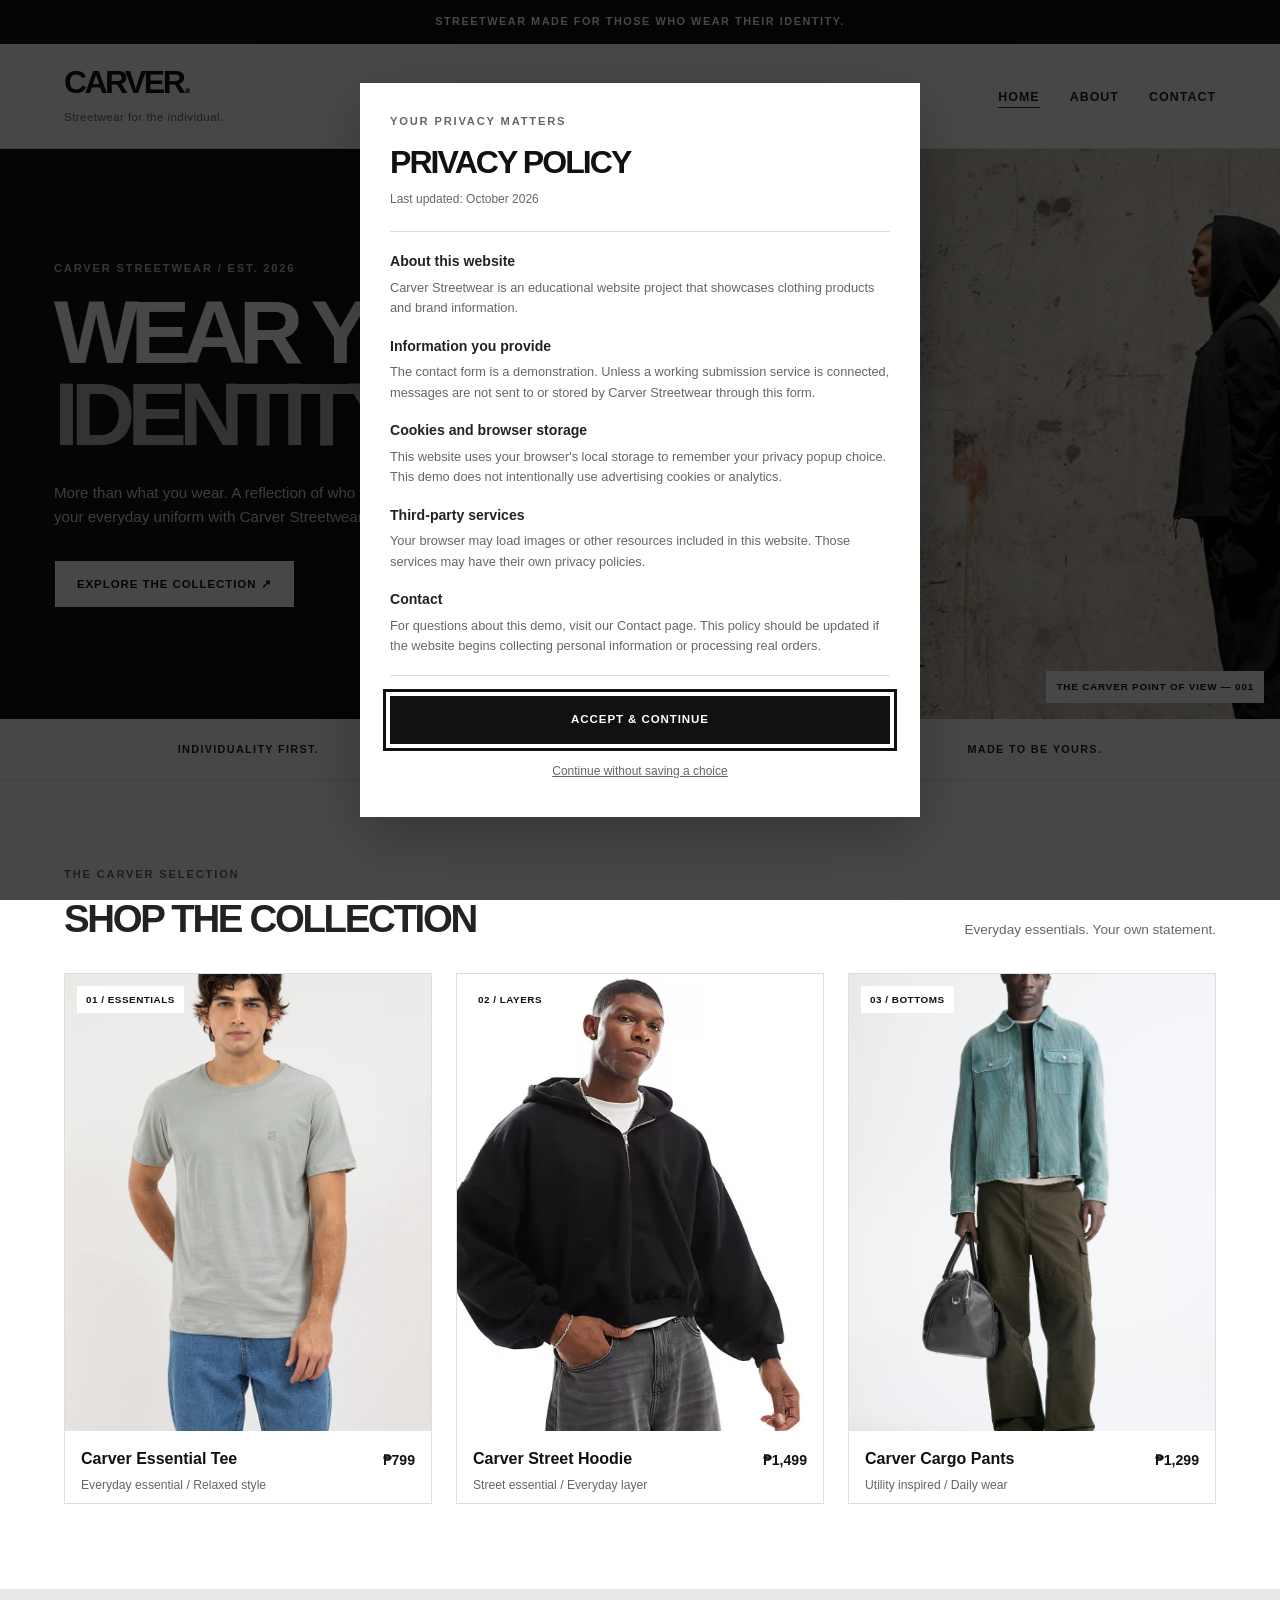
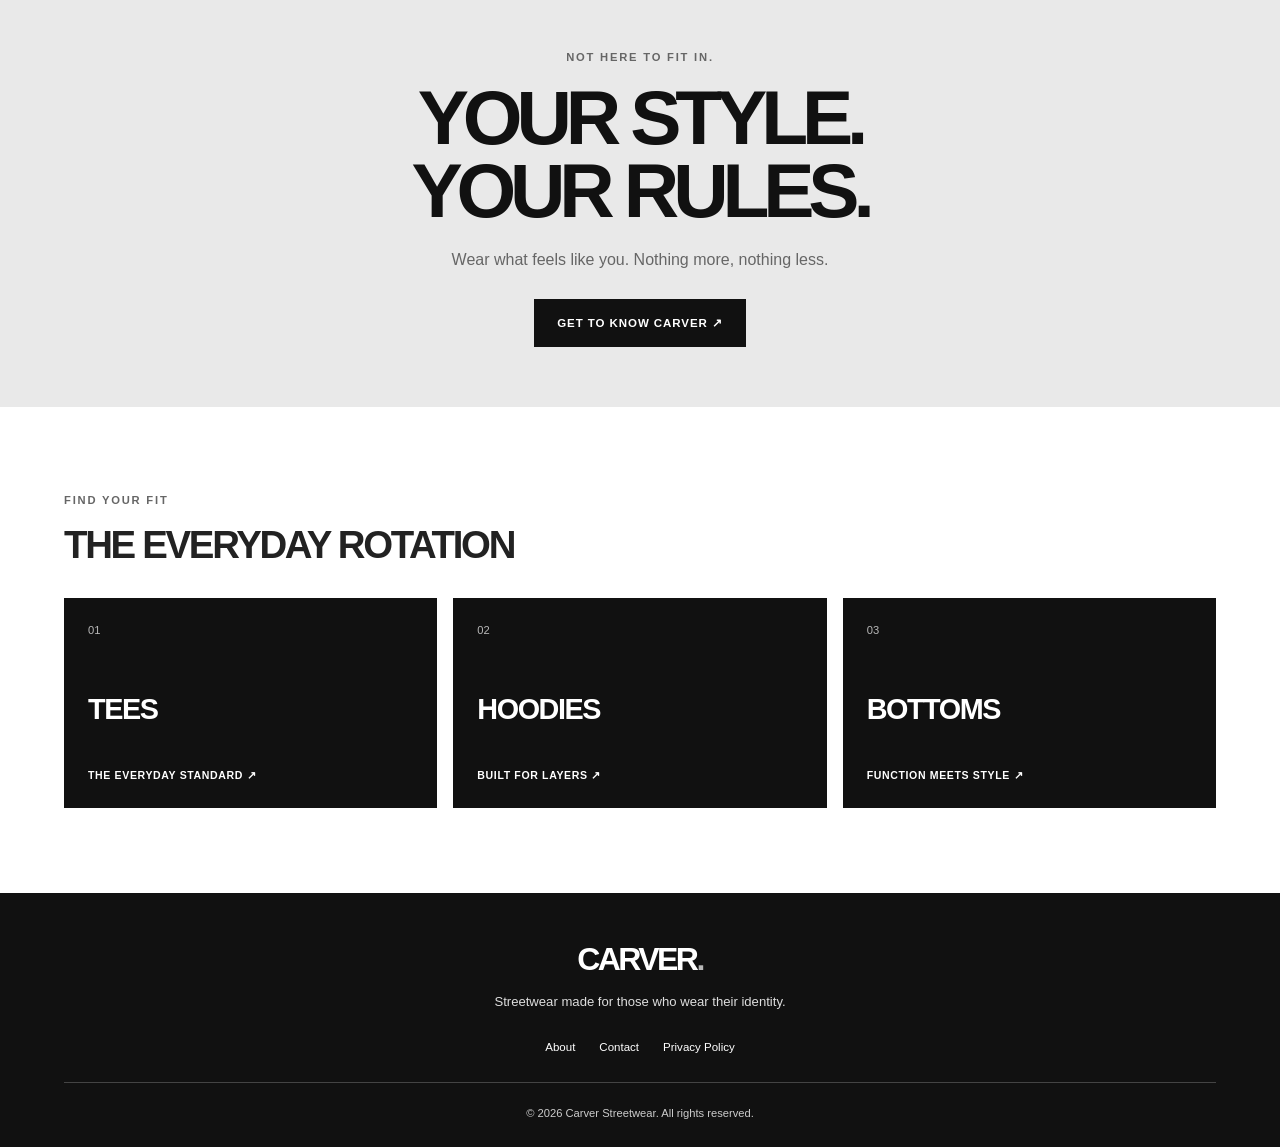
<file: index.html>
<!DOCTYPE html>
<html lang="en">
<head>
    <meta charset="UTF-8">
    <meta name="viewport" content="width=device-width, initial-scale=1.0">
    <meta name="description" content="Discover Carver Streetwear: everyday streetwear made for those who wear their identity.">
    <title>Carver Streetwear | Wear Your Identity</title>
    <link rel="stylesheet" href="style.css">
</head>
<body>

    <div class="announcement-bar">
        STREETWEAR MADE FOR THOSE WHO WEAR THEIR IDENTITY.
    </div>

    <header class="site-header">
        <div class="site-branding">
            <a class="logo" href="index.html">CARVER<span>.</span></a>
            <p>Streetwear for the individual.</p>
        </div>
        <nav aria-label="Main navigation">
            <ul>
                <li><a class="active" href="index.html">Home</a></li>
                <li><a href="about.html">About</a></li>
                <li><a href="contact.html">Contact</a></li>
            </ul>
        </nav>
    </header>

    <main>
        <section class="hero">
            <div class="hero-copy">
                <p class="eyebrow">CARVER STREETWEAR / EST. 2026</p>
                <h1>WEAR YOUR<br><span>IDENTITY.</span></h1>
                <p class="hero-description">
                    More than what you wear. A reflection of who you are.
                    Find your everyday uniform with Carver Streetwear.
                </p>
                <a class="button button-light" href="#products">EXPLORE THE COLLECTION ↗</a>
            </div>
            <div class="hero-image">
                <img src="profile.jpg" alt="Carver Streetwear brand portrait">
                <span class="image-label">THE CARVER POINT OF VIEW — 001</span>
            </div>
        </section>

        <section class="intro-strip">
            <p>INDIVIDUALITY FIRST.</p>
            <p>BUILT FOR EVERYDAY.</p>
            <p>MADE TO BE YOURS.</p>
        </section>

        <section class="section-block" id="products">
            <div class="section-heading">
                <div>
                    <p class="eyebrow">THE CARVER SELECTION</p>
                    <h2>SHOP THE COLLECTION</h2>
                </div>
                <p class="section-note">Everyday essentials. Your own statement.</p>
            </div>

            <div class="product-grid">
                <article class="product-card">
                    
<a class="product-image" href="products/carver-essential-tee.html">
    <img src="tee.jpg" alt="Carver Essential Tee">
    <span class="product-number">01 / ESSENTIALS</span>
    <span class="product-view">VIEW PRODUCT ↗</span>
</a>

                    <div class="product-info">
                        <div>
                            <h3>Carver Essential Tee</h3>
                            <p>Everyday essential / Relaxed style</p>
                        </div>
                        <span class="price">₱799</span>
                    </div>
                    
                </article>

                <article class="product-card">
                    
<a class="product-image" href="products/carver-street-hoodie.html">
    <img src="hoodie.jpg" alt="Carver Street Hoodie">
    <span class="product-number">02 / LAYERS</span>
    <span class="product-view">VIEW PRODUCT ↗</span>
</a>

                    <div class="product-info">
                        <div>
                            <h3>Carver Street Hoodie</h3>
                            <p>Street essential / Everyday layer</p>
                        </div>
                        <span class="price">₱1,499</span>
                    </div>
                    
                </article>

                <article class="product-card">
                    
<a class="product-image" href="products/carver-cargo-pants.html">
    <img src="pants.jpg" alt="Carver Cargo Pants">
    <span class="product-number">03 / BOTTOMS</span>
    <span class="product-view">VIEW PRODUCT ↗</span>
</a>

                    <div class="product-info">
                        <div>
                            <h3>Carver Cargo Pants</h3>
                            <p>Utility inspired / Daily wear</p>
                        </div>
                        <span class="price">₱1,299</span>
                    </div>
                    
                </article>
            </div>
        </section>

        <section class="statement-section">
            <p class="eyebrow">NOT HERE TO FIT IN.</p>
            <h2>YOUR STYLE.<br>YOUR RULES.</h2>
            <p>Wear what feels like you. Nothing more, nothing less.</p>
            <a class="button button-dark" href="about.html">GET TO KNOW CARVER ↗</a>
        </section>

        <section class="category-section">
            <div class="section-heading">
                <div>
                    <p class="eyebrow">FIND YOUR FIT</p>
                    <h2>THE EVERYDAY ROTATION</h2>
                </div>
            </div>
            <div class="category-grid">
                <a class="category-tile" href="products/carver-essential-tee.html">
                    <span>01</span>
                    <h3>TEES</h3>
                    <p>THE EVERYDAY STANDARD ↗</p>
                </a>
                <a class="category-tile" href="products/carver-street-hoodie.html">
                    <span>02</span>
                    <h3>HOODIES</h3>
                    <p>BUILT FOR LAYERS ↗</p>
                </a>
                <a class="category-tile" href="products/carver-cargo-pants.html">
                    <span>03</span>
                    <h3>BOTTOMS</h3>
                    <p>FUNCTION MEETS STYLE ↗</p>
                </a>
            </div>
        </section>
    </main>

    <footer class="site-footer">
        <a class="footer-logo" href="index.html">CARVER<span>.</span></a>
        <p>Streetwear made for those who wear their identity.</p>
        <div class="footer-links">
            <a href="about.html">About</a>
            <a href="contact.html">Contact</a>
            <a href="#privacy-policy" class="open-privacy">Privacy Policy</a>
        </div>
        <p class="copyright">&copy; 2026 Carver Streetwear. All rights reserved.</p>
    </footer>

    <!-- Privacy Policy Popup -->
    <div class="privacy-overlay" id="privacy-overlay" role="dialog"
         aria-modal="true" aria-labelledby="privacy-title" hidden>
        <div class="privacy-modal">
            <p class="eyebrow">YOUR PRIVACY MATTERS</p>
            <h2 id="privacy-title">PRIVACY POLICY</h2>
            <p class="privacy-updated">Last updated: October 2026</p>

            <div class="privacy-content">
                <h3>About this website</h3>
                <p>
                    Carver Streetwear is an educational website project that
                    showcases clothing products and brand information.
                </p>

                <h3>Information you provide</h3>
                <p>
                    The contact form is a demonstration. Unless a working
                    submission service is connected, messages are not sent
                    to or stored by Carver Streetwear through this form.
                </p>

                <h3>Cookies and browser storage</h3>
                <p>
                    This website uses your browser's local storage to remember
                    your privacy popup choice. This demo does not intentionally
                    use advertising cookies or analytics.
                </p>

                <h3>Third-party services</h3>
                <p>
                    Your browser may load images or other resources included
                    in this website. Those services may have their own privacy
                    policies.
                </p>

                <h3>Contact</h3>
                <p>
                    For questions about this demo, visit our Contact page.
                    This policy should be updated if the website begins
                    collecting personal information or processing real orders.
                </p>
            </div>

            <button class="button button-dark privacy-accept" id="privacy-accept">
                ACCEPT &amp; CONTINUE
            </button>
            <button class="privacy-close" id="privacy-close" type="button">
                Continue without saving a choice
            </button>
        </div>
    </div>

    <script>
        (() => {
            const overlay = document.getElementById("privacy-overlay");
            const acceptButton = document.getElementById("privacy-accept");
            const closeButton = document.getElementById("privacy-close");
            const privacyLinks = document.querySelectorAll(".open-privacy");
            const storageKey = "carverPrivacyAccepted";

            function openPrivacy() {
                overlay.hidden = false;
                acceptButton.focus();
            }

            function closePrivacy() {
                overlay.hidden = true;
            }

            try {
                if (localStorage.getItem(storageKey) !== "yes") {
                    openPrivacy();
                }
            } catch (error) {
                openPrivacy();
            }

            acceptButton.addEventListener("click", () => {
                try {
                    localStorage.setItem(storageKey, "yes");
                } catch (error) {
                    // The popup can still close if storage is unavailable.
                }
                closePrivacy();
            });

            closeButton.addEventListener("click", closePrivacy);

            privacyLinks.forEach(link => {
                link.addEventListener("click", event => {
                    event.preventDefault();
                    openPrivacy();
                });
            });

            overlay.addEventListener("click", event => {
                if (event.target === overlay) {
                    closePrivacy();
                }
            });

            document.addEventListener("keydown", event => {
                if (event.key === "Escape" && !overlay.hidden) {
                    closePrivacy();
                }
            });
        })();
    </script>
</body>
</html>
</file>
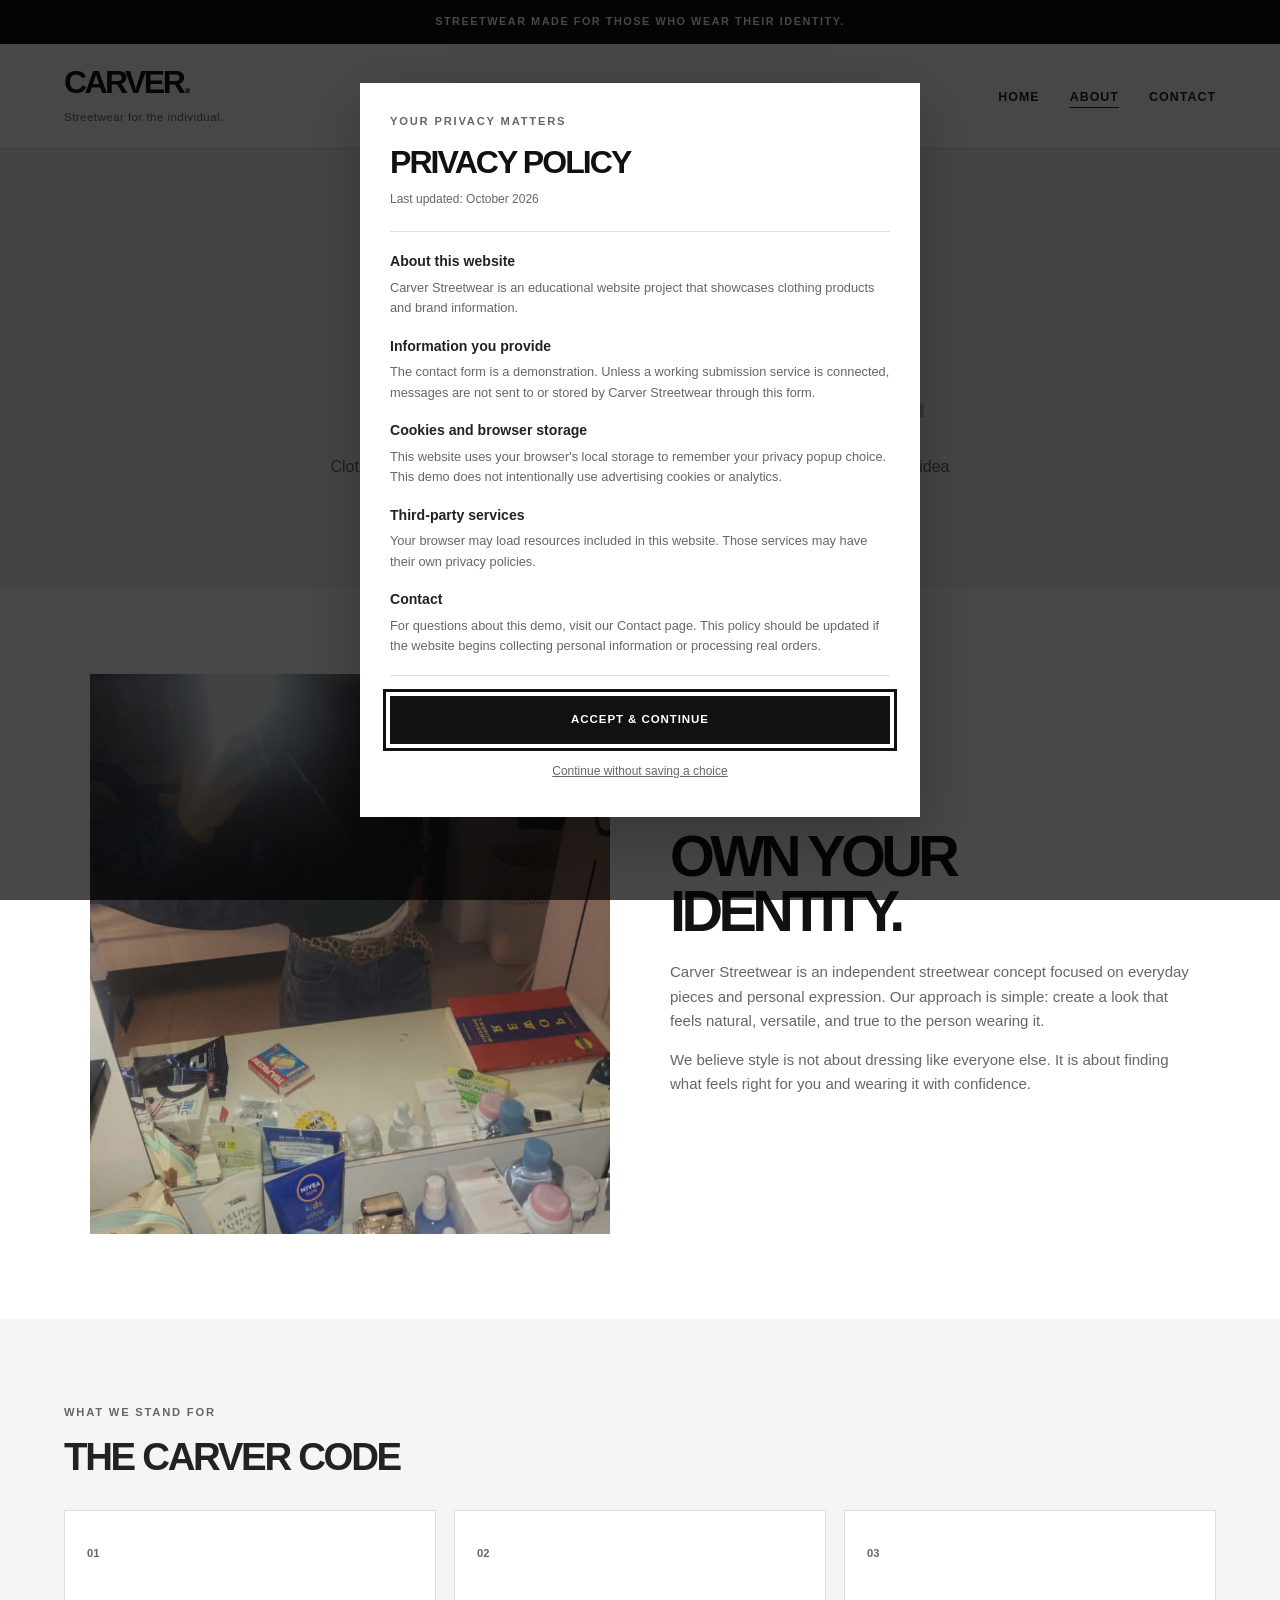
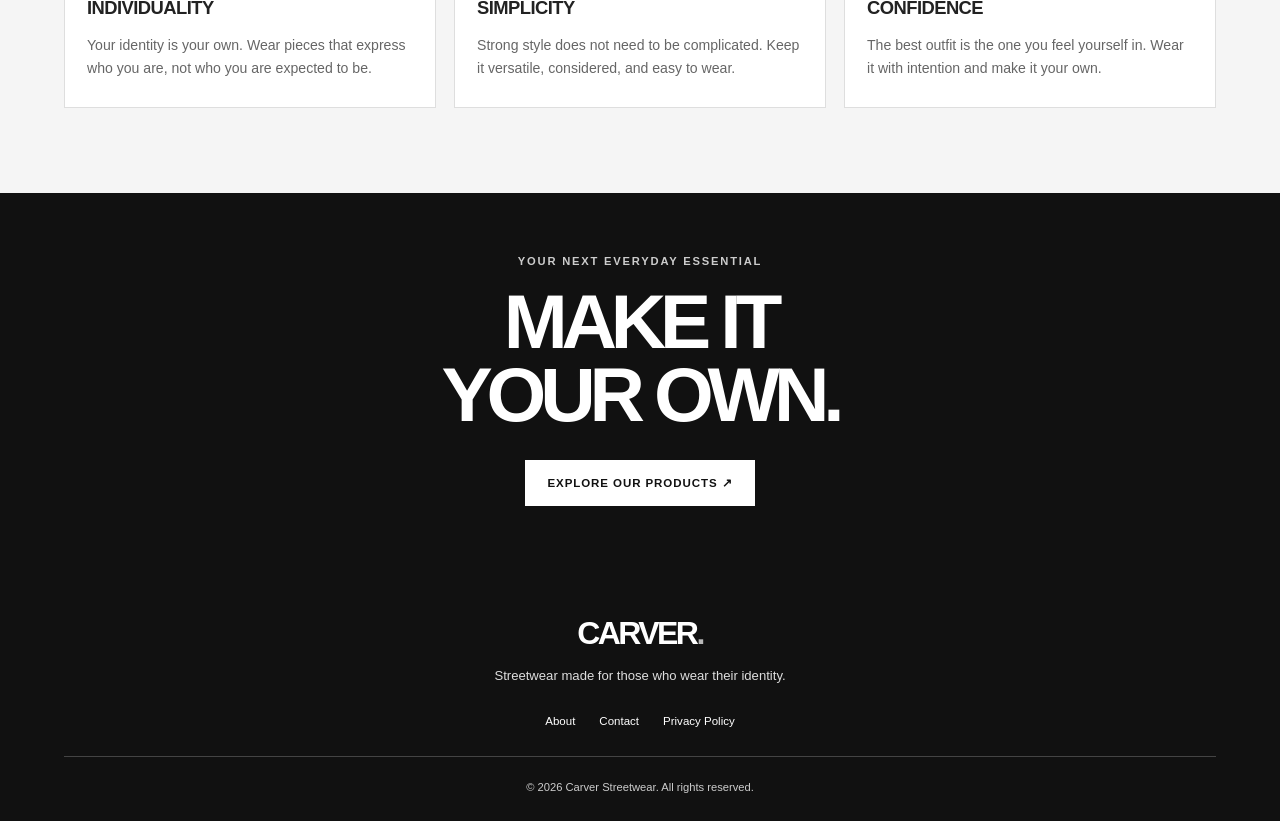
<file: about.html>
<!DOCTYPE html>
<html lang="en">
<head>
    <meta charset="UTF-8">
    <meta name="viewport" content="width=device-width, initial-scale=1.0">
    <meta name="description" content="Discover the philosophy behind Carver Streetwear.">
    <title>About Us | Carver Streetwear</title>
    <link rel="stylesheet" href="style.css">
</head>
<body>

    <div class="announcement-bar">
        STREETWEAR MADE FOR THOSE WHO WEAR THEIR IDENTITY.
    </div>

    <header class="site-header">
        <div class="site-branding">
            <a class="logo" href="index.html">CARVER<span>.</span></a>
            <p>Streetwear for the individual.</p>
        </div>
        <nav aria-label="Main navigation">
            <ul>
                <li><a href="index.html">Home</a></li>
                <li><a class="active" href="about.html">About</a></li>
                <li><a href="contact.html">Contact</a></li>
            </ul>
        </nav>
    </header>

    <main>
        <section class="about-hero">
            <p class="eyebrow">THE STORY BEHIND THE LABEL</p>
            <h1>MORE THAN<br><span>STREETWEAR.</span></h1>
            <p>
                Clothing is what you wear. Identity is what you bring to it.
                Carver is built around the idea that your style should speak
                for you, without needing to explain yourself.
            </p>
        </section>

        <section class="about-feature">
            <div class="about-image">
                <img src="fashfash.jpg" alt="Carver Streetwear visual identity">
            </div>
            <div class="about-copy">
                <p class="eyebrow">01 / OUR POINT OF VIEW</p>
                <h2>OWN YOUR<br>IDENTITY.</h2>
                <p>
                    Carver Streetwear is an independent streetwear concept
                    focused on everyday pieces and personal expression.
                    Our approach is simple: create a look that feels natural,
                    versatile, and true to the person wearing it.
                </p>
                <p>
                    We believe style is not about dressing like everyone else.
                    It is about finding what feels right for you and wearing
                    it with confidence.
                </p>
            </div>
        </section>

        <section class="values-section">
            <div class="section-heading">
                <div>
                    <p class="eyebrow">WHAT WE STAND FOR</p>
                    <h2>THE CARVER CODE</h2>
                </div>
            </div>

            <div class="values-grid">
                <article class="value-card">
                    <span>01</span>
                    <h3>INDIVIDUALITY</h3>
                    <p>
                        Your identity is your own. Wear pieces that express
                        who you are, not who you are expected to be.
                    </p>
                </article>
                <article class="value-card">
                    <span>02</span>
                    <h3>SIMPLICITY</h3>
                    <p>
                        Strong style does not need to be complicated.
                        Keep it versatile, considered, and easy to wear.
                    </p>
                </article>
                <article class="value-card">
                    <span>03</span>
                    <h3>CONFIDENCE</h3>
                    <p>
                        The best outfit is the one you feel yourself in.
                        Wear it with intention and make it your own.
                    </p>
                </article>
            </div>
        </section>

        <section class="about-cta">
            <p class="eyebrow">YOUR NEXT EVERYDAY ESSENTIAL</p>
            <h2>MAKE IT<br>YOUR OWN.</h2>
            <a class="button button-light" href="index.html#products">
                EXPLORE OUR PRODUCTS ↗
            </a>
        </section>
    </main>

    <footer class="site-footer">
        <a class="footer-logo" href="index.html">CARVER<span>.</span></a>
        <p>Streetwear made for those who wear their identity.</p>
        <div class="footer-links">
            <a href="about.html">About</a>
            <a href="contact.html">Contact</a>
            <a href="#privacy-policy" class="open-privacy">Privacy Policy</a>
        </div>
        <p class="copyright">&copy; 2026 Carver Streetwear. All rights reserved.</p>
    </footer>

    <div class="privacy-overlay" id="privacy-overlay" role="dialog"
         aria-modal="true" aria-labelledby="privacy-title" hidden>
        <div class="privacy-modal">
            <p class="eyebrow">YOUR PRIVACY MATTERS</p>
            <h2 id="privacy-title">PRIVACY POLICY</h2>
            <p class="privacy-updated">Last updated: October 2026</p>
            <div class="privacy-content">
                <h3>About this website</h3>
                <p>Carver Streetwear is an educational website project that showcases clothing products and brand information.</p>
                <h3>Information you provide</h3>
                <p>The contact form is a demonstration. Unless a working submission service is connected, messages are not sent to or stored by Carver Streetwear through this form.</p>
                <h3>Cookies and browser storage</h3>
                <p>This website uses your browser's local storage to remember your privacy popup choice. This demo does not intentionally use advertising cookies or analytics.</p>
                <h3>Third-party services</h3>
                <p>Your browser may load resources included in this website. Those services may have their own privacy policies.</p>
                <h3>Contact</h3>
                <p>For questions about this demo, visit our Contact page. This policy should be updated if the website begins collecting personal information or processing real orders.</p>
            </div>
            <button class="button button-dark privacy-accept" id="privacy-accept">ACCEPT &amp; CONTINUE</button>
            <button class="privacy-close" id="privacy-close" type="button">Continue without saving a choice</button>
        </div>
    </div>

    <script>
        (() => {
            const overlay = document.getElementById("privacy-overlay");
            const acceptButton = document.getElementById("privacy-accept");
            const closeButton = document.getElementById("privacy-close");
            const storageKey = "carverPrivacyAccepted";

            function openPrivacy() {
                overlay.hidden = false;
                acceptButton.focus();
            }

            function closePrivacy() {
                overlay.hidden = true;
            }

            try {
                if (localStorage.getItem(storageKey) !== "yes") openPrivacy();
            } catch (error) {
                openPrivacy();
            }

            acceptButton.addEventListener("click", () => {
                try { localStorage.setItem(storageKey, "yes"); } catch (error) {}
                closePrivacy();
            });

            closeButton.addEventListener("click", closePrivacy);

            document.querySelectorAll(".open-privacy").forEach(link => {
                link.addEventListener("click", event => {
                    event.preventDefault();
                    openPrivacy();
                });
            });

            overlay.addEventListener("click", event => {
                if (event.target === overlay) closePrivacy();
            });

            document.addEventListener("keydown", event => {
                if (event.key === "Escape" && !overlay.hidden) closePrivacy();
            });
        })();
    </script>
</body>
</html>
</file>
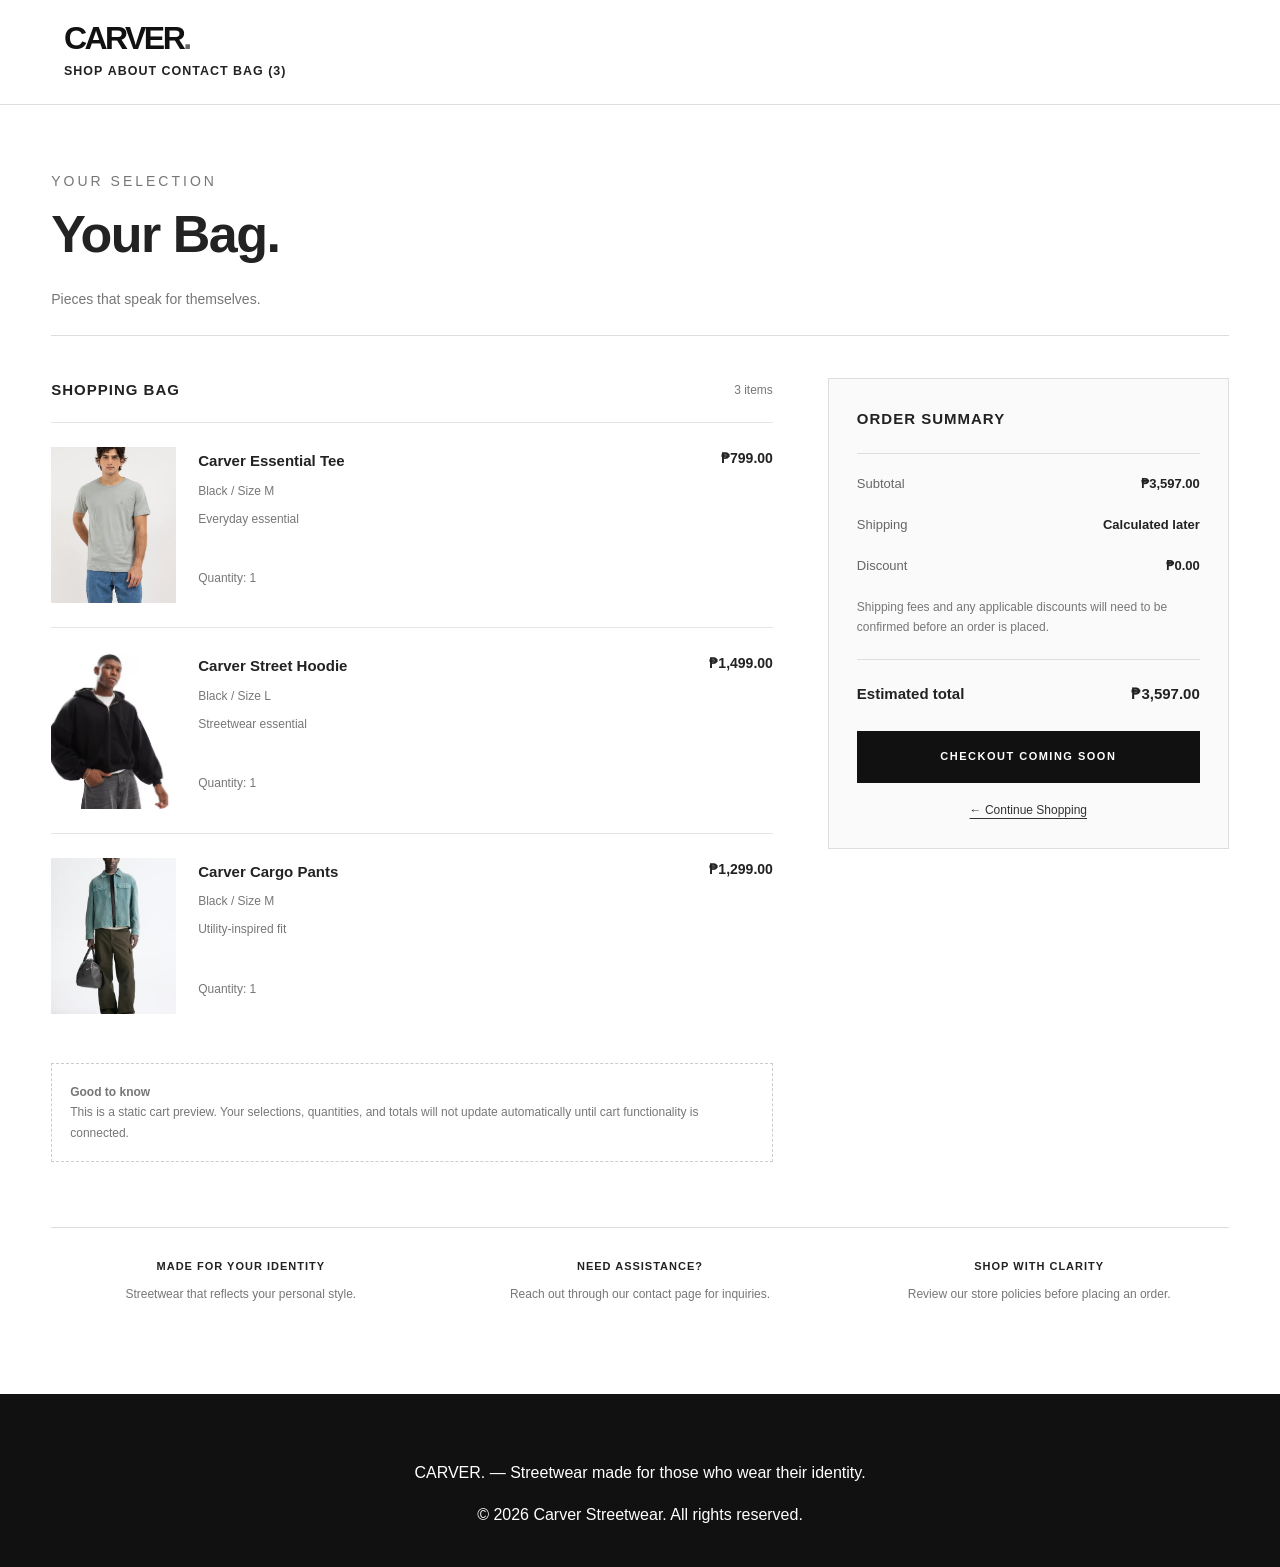
<file: cart.html>
<!DOCTYPE html>
<html lang="en">
<head>
    <meta charset="UTF-8">
    <meta name="viewport" content="width=device-width, initial-scale=1.0">
    <meta name="description" content="Review your Carver Streetwear shopping bag and prepare your order.">
    <title>Your Bag | Carver Streetwear</title>

    <!-- Keep the existing site stylesheet -->
    <link rel="stylesheet" href="style.css">

    <!-- Cart page styling -->
    <style>
        .cart-page {
            width: min(1180px, 92%);
            margin: 0 auto;
            padding: 65px 0 90px;
        }

        .cart-heading {
            margin-bottom: 42px;
            padding-bottom: 25px;
            border-bottom: 1px solid #dedede;
        }

        .cart-eyebrow {
            margin-bottom: 12px;
            font-size: 11px;
            letter-spacing: 3px;
            text-transform: uppercase;
            color: #777;
        }

        .cart-heading h1 {
            margin: 0 0 12px;
            font-size: clamp(32px, 5vw, 52px);
            font-weight: 700;
            letter-spacing: -1.5px;
        }

        .cart-heading p {
            margin: 0;
            color: #777;
            font-size: 14px;
        }

        .cart-layout {
            display: grid;
            grid-template-columns: minmax(0, 1.8fr) minmax(270px, 1fr);
            gap: 55px;
            align-items: start;
        }

        .cart-section-heading {
            display: flex;
            align-items: center;
            justify-content: space-between;
            gap: 15px;
            margin-bottom: 20px;
        }

        .cart-section-heading h2,
        .summary-heading {
            margin: 0;
            font-size: 15px;
            letter-spacing: 1px;
            text-transform: uppercase;
        }

        .cart-count {
            color: #777;
            font-size: 12px;
        }

        .cart-item {
            display: grid;
            grid-template-columns: 125px minmax(0, 1fr) auto;
            gap: 22px;
            padding: 24px 0;
            border-top: 1px solid #e5e5e5;
        }

        .cart-item:last-child {
            border-bottom: 1px solid #e5e5e5;
        }

        .cart-item-image {
            width: 100%;
            aspect-ratio: 4 / 5;
            overflow: hidden;
            background: #f2f2f2;
        }

        .cart-item-image img {
            display: block;
            width: 100%;
            height: 100%;
            object-fit: cover;
            transition: transform 0.3s ease;
        }

        .cart-item-image:hover img {
            transform: scale(1.04);
        }

        .cart-item-info {
            display: flex;
            flex-direction: column;
            align-items: flex-start;
            gap: 9px;
            padding: 3px 0;
        }

        .cart-item-info h3 {
            margin: 0;
            font-size: 15px;
            line-height: 1.5;
        }

        .cart-item-info h3 a {
            color: inherit;
            text-decoration: none;
        }

        .cart-item-info h3 a:hover {
            text-decoration: underline;
        }

        .cart-item-detail {
            margin: 0;
            color: #777;
            font-size: 12px;
        }

        .cart-item-price {
            margin: 0;
            font-size: 14px;
            font-weight: 700;
            white-space: nowrap;
        }

        .cart-item-quantity {
            margin-top: auto;
            padding-top: 12px;
            color: #777;
            font-size: 12px;
        }

        .cart-summary {
            padding: 28px;
            border: 1px solid #dedede;
            background: #fafafa;
        }

        .summary-heading {
            padding-bottom: 22px;
            border-bottom: 1px solid #dedede;
        }

        .summary-row {
            display: flex;
            justify-content: space-between;
            gap: 16px;
            margin: 20px 0;
            font-size: 13px;
        }

        .summary-row span:first-child {
            color: #666;
        }

        .summary-row span:last-child {
            text-align: right;
            font-weight: 600;
        }

        .summary-note {
            margin: 0 0 22px;
            color: #777;
            font-size: 12px;
            line-height: 1.7;
        }

        .summary-total {
            display: flex;
            justify-content: space-between;
            gap: 16px;
            margin-top: 22px;
            padding-top: 22px;
            border-top: 1px solid #dedede;
            font-size: 15px;
            font-weight: 700;
        }

        .checkout-button {
            display: block;
            width: 100%;
            margin-top: 25px;
            padding: 16px 20px;
            border: 1px solid #111;
            background: #111;
            color: #fff;
            font-family: inherit;
            font-size: 11px;
            font-weight: 700;
            letter-spacing: 1.5px;
            text-align: center;
            text-decoration: none;
            text-transform: uppercase;
            transition: background 0.25s ease, color 0.25s ease;
        }

        .checkout-button:hover {
            background: #fff;
            color: #111;
        }

        .continue-shopping {
            display: block;
            margin-top: 18px;
            color: #333;
            font-size: 12px;
            text-align: center;
            text-decoration: underline;
            text-underline-offset: 4px;
        }

        .cart-perks {
            display: grid;
            grid-template-columns: repeat(3, 1fr);
            gap: 20px;
            margin-top: 65px;
            padding-top: 30px;
            border-top: 1px solid #dedede;
        }

        .cart-perk {
            text-align: center;
        }

        .cart-perk h3 {
            margin: 0 0 8px;
            font-size: 11px;
            letter-spacing: 1px;
            text-transform: uppercase;
        }

        .cart-perk p {
            margin: 0;
            color: #777;
            font-size: 12px;
            line-height: 1.7;
        }

        .cart-empty-note {
            margin-top: 25px;
            padding: 18px;
            border: 1px dashed #ccc;
            color: #777;
            font-size: 12px;
            line-height: 1.7;
        }

        @media (max-width: 800px) {
            .cart-layout {
                grid-template-columns: 1fr;
                gap: 40px;
            }

            .cart-summary {
                padding: 24px;
            }
        }

        @media (max-width: 480px) {
            .cart-page {
                padding-top: 42px;
            }

            .cart-heading {
                margin-bottom: 28px;
            }

            .cart-item {
                grid-template-columns: 90px minmax(0, 1fr);
                gap: 14px;
            }

            .cart-item-price {
                grid-column: 2;
                margin-top: -5px;
            }

            .cart-item-quantity {
                margin-top: 0;
                padding-top: 3px;
            }

            .cart-perks {
                grid-template-columns: 1fr;
                gap: 25px;
            }
        }
    </style>
</head>

<body>

    <!-- HEADER -->
    <header class="site-header">
        <div class="container header-container">
            <a href="index.html" class="logo">CARVER<span>.</span></a>

            <nav class="main-nav" aria-label="Main navigation">
                <a href="index.html">Shop</a>
                <a href="about.html">About</a>
                <a href="contact.html">Contact</a>
                <a href="cart.html" aria-current="page">Bag (3)</a>
            </nav>
        </div>
    </header>

    <main class="cart-page">

        <!-- PAGE INTRODUCTION -->
        <section class="cart-heading">
            <p class="cart-eyebrow">Your selection</p>
            <h1>Your Bag<span>.</span></h1>
            <p>Pieces that speak for themselves.</p>
        </section>

        <div class="cart-layout">

            <!-- CART ITEMS -->
            <section aria-labelledby="cart-items-title">
                <div class="cart-section-heading">
                    <h2 id="cart-items-title">Shopping Bag</h2>
                    <span class="cart-count">3 items</span>
                </div>

                <!-- PRODUCT 1 -->
                <article class="cart-item">
                    <a
                        href="products/carver-essential-tee.html"
                        class="cart-item-image"
                        aria-label="View Carver Essential Tee"
                    >
                        <img
                            src="tee.jpg"
                            alt="Carver Essential Tee"
                        >
                    </a>

                    <div class="cart-item-info">
                        <h3>
                            <a href="products/carver-essential-tee.html">
                                Carver Essential Tee
                            </a>
                        </h3>
                        <p class="cart-item-detail">Black / Size M</p>
                        <p class="cart-item-detail">Everyday essential</p>
                        <p class="cart-item-quantity">Quantity: 1</p>
                    </div>

                    <p class="cart-item-price">₱799.00</p>
                </article>

                <!-- PRODUCT 2 -->
                <article class="cart-item">
                    <a
                        href="products/carver-street-hoodie.html"
                        class="cart-item-image"
                        aria-label="View Carver Street Hoodie"
                    >
                        <img
                            src="hoodie.jpg"
                            alt="Carver Street Hoodie"
                        >
                    </a>

                    <div class="cart-item-info">
                        <h3>
                            <a href="products/carver-street-hoodie.html">
                                Carver Street Hoodie
                            </a>
                        </h3>
                        <p class="cart-item-detail">Black / Size L</p>
                        <p class="cart-item-detail">Streetwear essential</p>
                        <p class="cart-item-quantity">Quantity: 1</p>
                    </div>

                    <p class="cart-item-price">₱1,499.00</p>
                </article>

                <!-- PRODUCT 3 -->
                <article class="cart-item">
                    <a
                        href="products/carver-cargo-pants.html"
                        class="cart-item-image"
                        aria-label="View Carver Cargo Pants"
                    >
                        <img
                            src="pants.jpg"
                            alt="Carver Cargo Pants"
                        >
                    </a>

                    <div class="cart-item-info">
                        <h3>
                            <a href="products/carver-cargo-pants.html">
                                Carver Cargo Pants
                            </a>
                        </h3>
                        <p class="cart-item-detail">Black / Size M</p>
                        <p class="cart-item-detail">Utility-inspired fit</p>
                        <p class="cart-item-quantity">Quantity: 1</p>
                    </div>

                    <p class="cart-item-price">₱1,299.00</p>
                </article>

                <div class="cart-empty-note">
                    <strong>Good to know</strong><br>
                    This is a static cart preview. Your selections,
                    quantities, and totals will not update automatically
                    until cart functionality is connected.
                </div>
            </section>

            <!-- ORDER SUMMARY -->
            <aside class="cart-summary" aria-labelledby="summary-title">
                <h2 class="summary-heading" id="summary-title">
                    Order Summary
                </h2>

                <div class="summary-row">
                    <span>Subtotal</span>
                    <span>₱3,597.00</span>
                </div>

                <div class="summary-row">
                    <span>Shipping</span>
                    <span>Calculated later</span>
                </div>

                <div class="summary-row">
                    <span>Discount</span>
                    <span>₱0.00</span>
                </div>

                <p class="summary-note">
                    Shipping fees and any applicable discounts will need
                    to be confirmed before an order is placed.
                </p>

                <div class="summary-total">
                    <span>Estimated total</span>
                    <span>₱3,597.00</span>
                </div>

                <a href="contact.html" class="checkout-button">
                    Checkout Coming Soon
                </a>

                <a href="index.html" class="continue-shopping">
                    ← Continue Shopping
                </a>
            </aside>

        </div>

        <!-- STORE BENEFITS -->
        <section class="cart-perks" aria-label="Carver store information">
            <div class="cart-perk">
                <h3>Made for Your Identity</h3>
                <p>Streetwear that reflects your personal style.</p>
            </div>

            <div class="cart-perk">
                <h3>Need Assistance?</h3>
                <p>Reach out through our contact page for inquiries.</p>
            </div>

            <div class="cart-perk">
                <h3>Shop with Clarity</h3>
                <p>Review our store policies before placing an order.</p>
            </div>
        </section>

    </main>

    <!-- FOOTER -->
    <footer class="site-footer">
        <div class="container">
            <p>
                CARVER<span>.</span> — Streetwear made for those who wear
                their identity.
            </p>
            <p>© 2026 Carver Streetwear. All rights reserved.</p>
        </div>
    </footer>

</body>
</html>
</file>
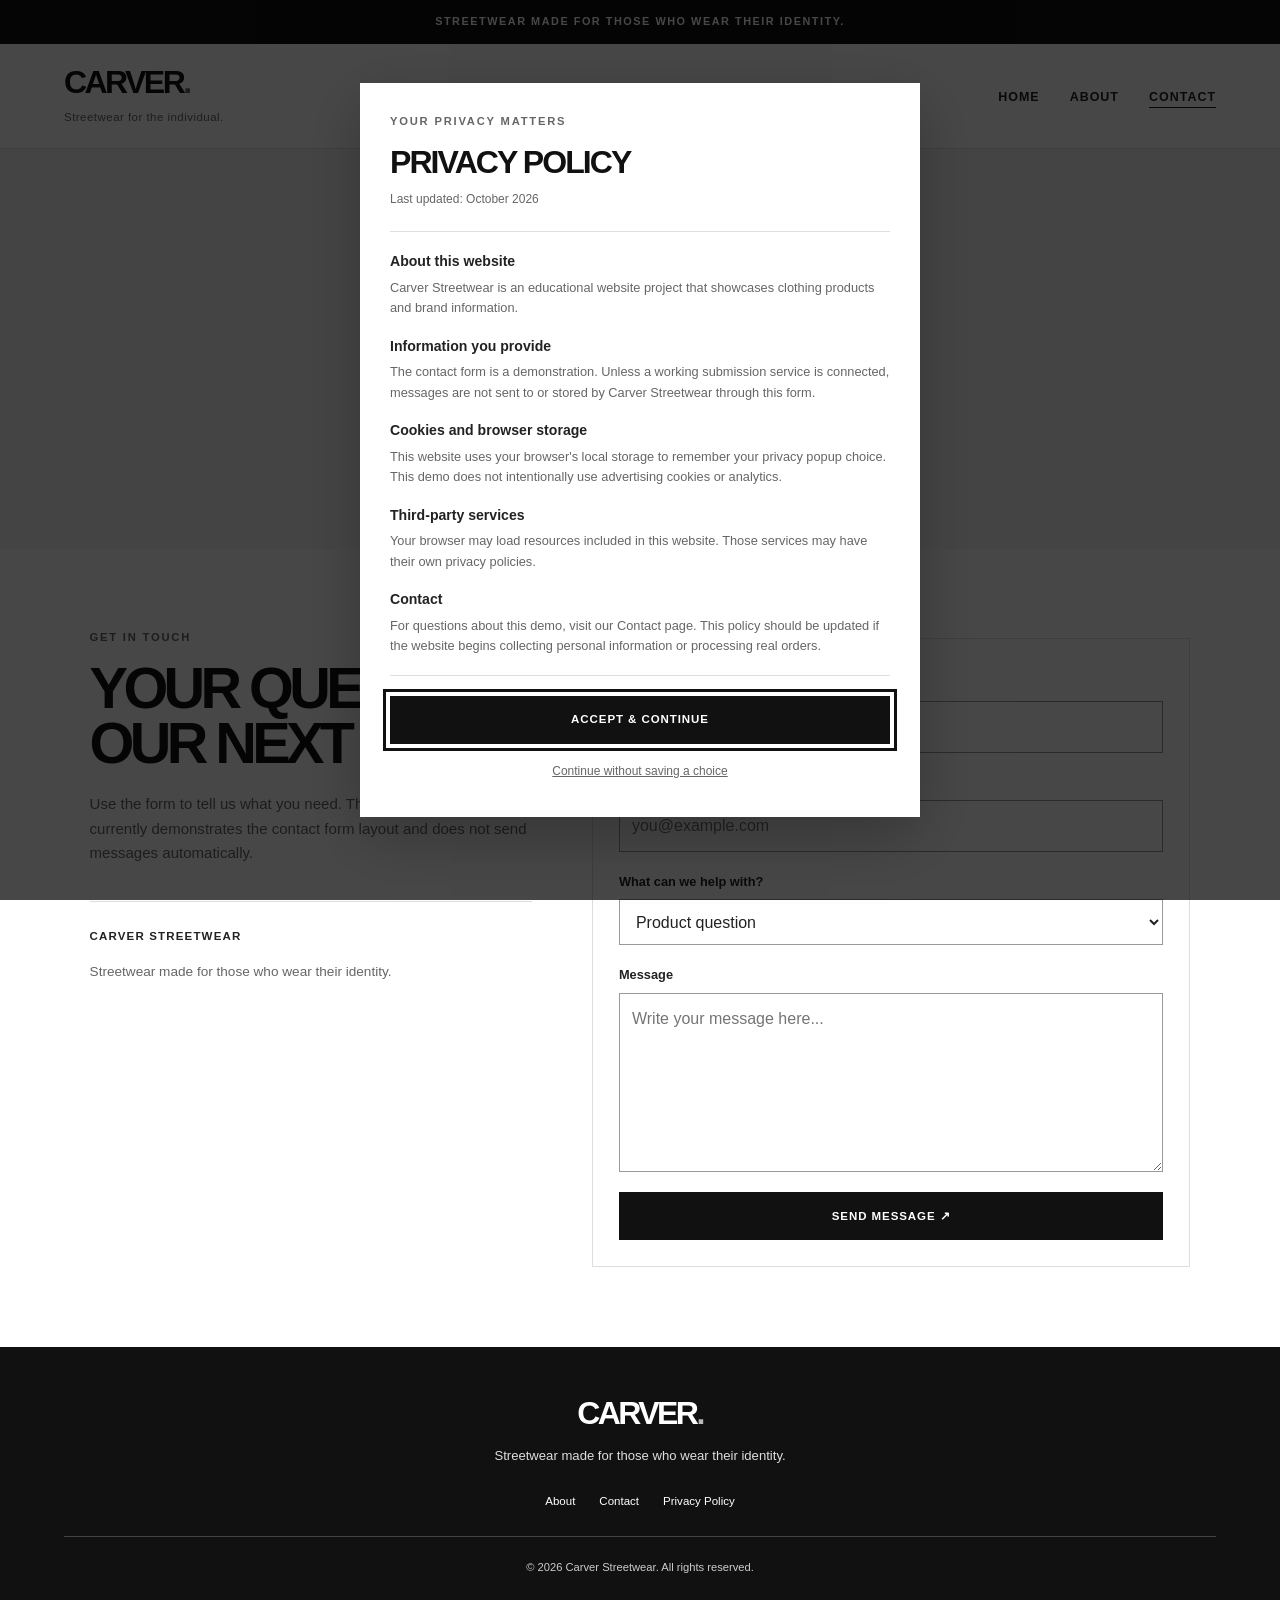
<file: contact.html>
<!DOCTYPE html>
<html lang="en">
<head>
    <meta charset="UTF-8">
    <meta name="viewport" content="width=device-width, initial-scale=1.0">
    <meta name="description" content="Contact Carver Streetwear with questions about our products.">
    <title>Contact | Carver Streetwear</title>
    <link rel="stylesheet" href="style.css">
</head>
<body>

    <div class="announcement-bar">
        STREETWEAR MADE FOR THOSE WHO WEAR THEIR IDENTITY.
    </div>

    <header class="site-header">
        <div class="site-branding">
            <a class="logo" href="index.html">CARVER<span>.</span></a>
            <p>Streetwear for the individual.</p>
        </div>
        <nav aria-label="Main navigation">
            <ul>
                <li><a href="index.html">Home</a></li>
                <li><a href="about.html">About</a></li>
                <li><a class="active" href="contact.html">Contact</a></li>
            </ul>
        </nav>
    </header>

    <main>
        <section class="contact-hero">
            <p class="eyebrow">WE'RE HERE TO HELP</p>
            <h1>LET'S<br><span>TALK.</span></h1>
            <p>
                Have a question about a product or need help choosing your fit?
                Send us a message using the form below.
            </p>
        </section>

        <section class="contact-layout">
            <div class="contact-info">
                <p class="eyebrow">GET IN TOUCH</p>
                <h2>YOUR QUESTION.<br>OUR NEXT STEP.</h2>
                <p>
                    Use the form to tell us what you need. This educational
                    website currently demonstrates the contact form layout
                    and does not send messages automatically.
                </p>
                <div class="contact-note">
                    <span>CARVER STREETWEAR</span>
                    <p>Streetwear made for those who wear their identity.</p>
                </div>
            </div>

            <form class="contact-form" action="#" method="get">
                <fieldset>
                    <legend>YOUR DETAILS</legend>

                    <div class="form-field">
                        <label for="name">Name</label>
                        <input type="text" id="name" name="name"
                               placeholder="Your name" autocomplete="name" required>
                    </div>

                    <div class="form-field">
                        <label for="email">Email address</label>
                        <input type="email" id="email" name="email"
                               placeholder="you@example.com" autocomplete="email" required>
                    </div>

                    <div class="form-field">
                        <label for="subject">What can we help with?</label>
                        <select id="subject" name="subject">
                            <option value="product-question">Product question</option>
                            <option value="order-status">Order status</option>
                            <option value="size-help">Size help</option>
                            <option value="wholesale">Wholesale enquiry</option>
                            <option value="other">Something else</option>
                        </select>
                    </div>

                    <div class="form-field">
                        <label for="message">Message</label>
                        <textarea id="message" name="message" rows="6"
                                  placeholder="Write your message here..." required></textarea>
                    </div>

                    <button class="button button-dark submit-button" type="submit">
                        SEND MESSAGE ↗
                    </button>
                </fieldset>
            </form>
        </section>
    </main>

    <footer class="site-footer">
        <a class="footer-logo" href="index.html">CARVER<span>.</span></a>
        <p>Streetwear made for those who wear their identity.</p>
        <div class="footer-links">
            <a href="about.html">About</a>
            <a href="contact.html">Contact</a>
            <a href="#privacy-policy" class="open-privacy">Privacy Policy</a>
        </div>
        <p class="copyright">&copy; 2026 Carver Streetwear. All rights reserved.</p>
    </footer>

    <div class="privacy-overlay" id="privacy-overlay" role="dialog"
         aria-modal="true" aria-labelledby="privacy-title" hidden>
        <div class="privacy-modal">
            <p class="eyebrow">YOUR PRIVACY MATTERS</p>
            <h2 id="privacy-title">PRIVACY POLICY</h2>
            <p class="privacy-updated">Last updated: October 2026</p>
            <div class="privacy-content">
                <h3>About this website</h3>
                <p>Carver Streetwear is an educational website project that showcases clothing products and brand information.</p>
                <h3>Information you provide</h3>
                <p>The contact form is a demonstration. Unless a working submission service is connected, messages are not sent to or stored by Carver Streetwear through this form.</p>
                <h3>Cookies and browser storage</h3>
                <p>This website uses your browser's local storage to remember your privacy popup choice. This demo does not intentionally use advertising cookies or analytics.</p>
                <h3>Third-party services</h3>
                <p>Your browser may load resources included in this website. Those services may have their own privacy policies.</p>
                <h3>Contact</h3>
                <p>For questions about this demo, visit our Contact page. This policy should be updated if the website begins collecting personal information or processing real orders.</p>
            </div>
            <button class="button button-dark privacy-accept" id="privacy-accept">ACCEPT &amp; CONTINUE</button>
            <button class="privacy-close" id="privacy-close" type="button">Continue without saving a choice</button>
        </div>
    </div>

    <script>
        (() => {
            const overlay = document.getElementById("privacy-overlay");
            const acceptButton = document.getElementById("privacy-accept");
            const closeButton = document.getElementById("privacy-close");
            const storageKey = "carverPrivacyAccepted";

            function openPrivacy() {
                overlay.hidden = false;
                acceptButton.focus();
            }

            function closePrivacy() {
                overlay.hidden = true;
            }

            try {
                if (localStorage.getItem(storageKey) !== "yes") openPrivacy();
            } catch (error) {
                openPrivacy();
            }

            acceptButton.addEventListener("click", () => {
                try { localStorage.setItem(storageKey, "yes"); } catch (error) {}
                closePrivacy();
            });

            closeButton.addEventListener("click", closePrivacy);

            document.querySelectorAll(".open-privacy").forEach(link => {
                link.addEventListener("click", event => {
                    event.preventDefault();
                    openPrivacy();
                });
            });

            overlay.addEventListener("click", event => {
                if (event.target === overlay) closePrivacy();
            });

            document.addEventListener("keydown", event => {
                if (event.key === "Escape" && !overlay.hidden) closePrivacy();
            });
        })();
    </script>
</body>
</html>
</file>
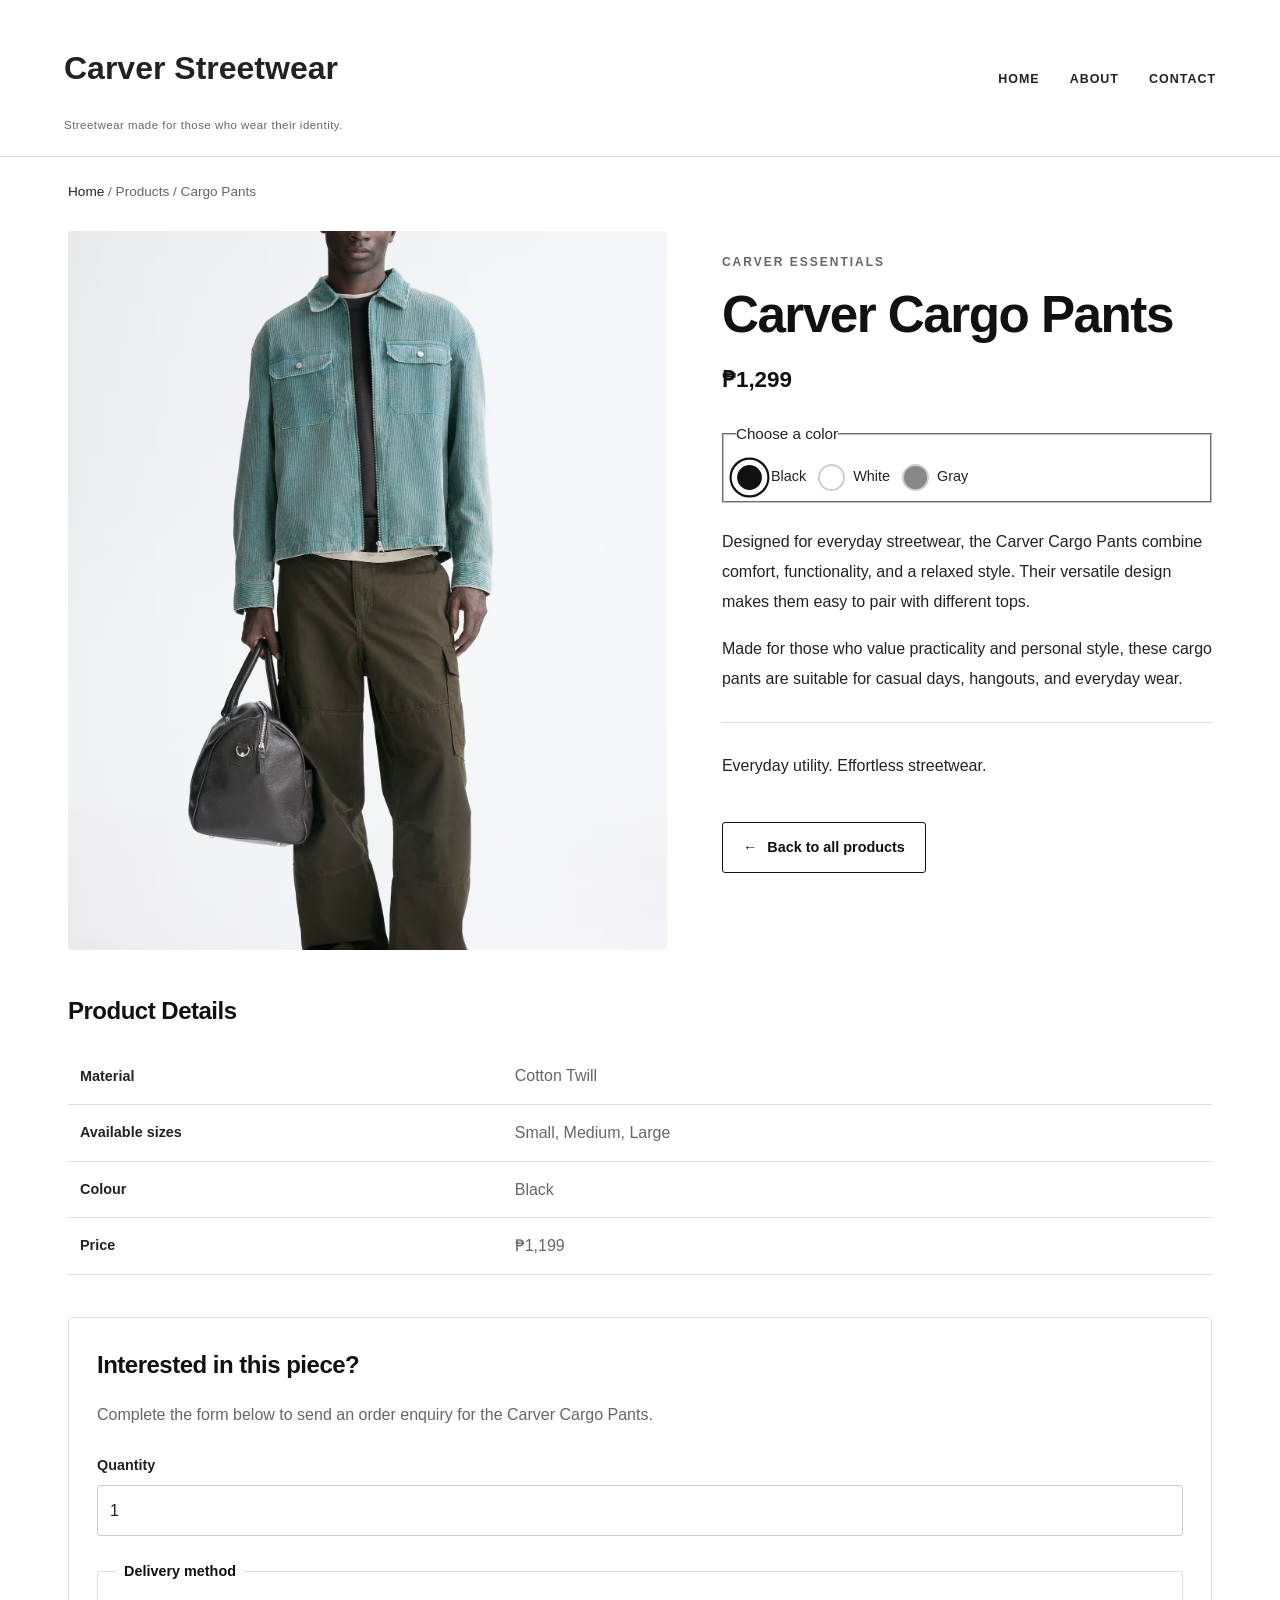
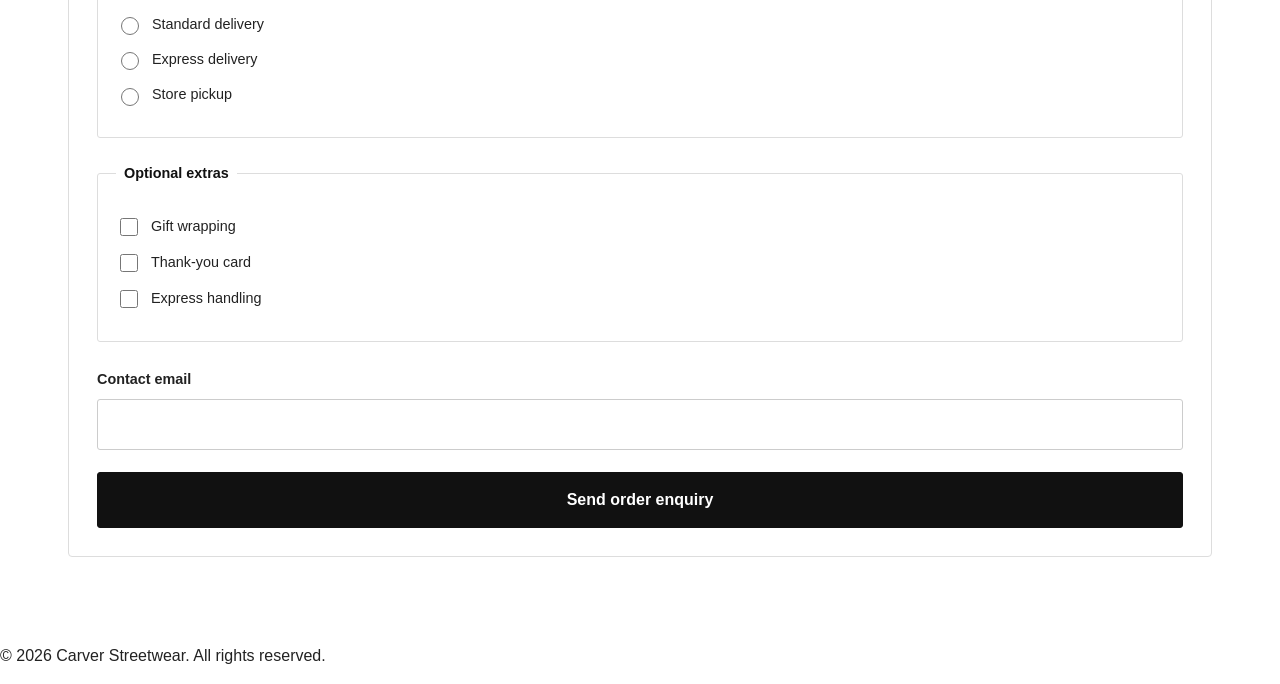
<file: products/carver-cargo-pants.html>
<!DOCTYPE html>
<html lang="en">
<head>
    <meta charset="UTF-8">
    <meta name="viewport" content="width=device-width, initial-scale=1.0">
    <meta name="description" content="Discover the Carver Cargo Pants, functional everyday streetwear.">

    <link rel="stylesheet" href="../style.css">
    <title>Carver Cargo Pants | Carver Streetwear</title>
</head>
<body>

<header class="site-header">
    <div class="site-branding">
        <h1>Carver Streetwear</h1>
        <p>Streetwear made for those who wear their identity.</p>
    </div>
    <nav>
        <ul>
            <li><a href="../index.html">Home</a></li>
            <li><a href="../about.html">About</a></li>
            <li><a href="../contact.html">Contact</a></li>
        </ul>
    </nav>
</header>

<main class="product-page">
    <div class="product-breadcrumb">
        <a href="../index.html">Home</a> / Products / Cargo Pants
    </div>

    <div class="product-layout">
        <div class="product-gallery">
            <img src="../pants.jpg" alt="Carver Cargo Pants">
        </div>

        <section class="product-details">
            <p class="product-eyebrow">Carver Essentials</p>
            <h1>Carver Cargo Pants</h1>
            <p class="product-price">₱1,299</p>

            
<fieldset class="product-colors">
    <legend>Choose a color</legend>
    <div class="color-options">
        <label class="color-option">
            <input type="radio" name="cargo-color" value="black" checked>
            <span class="color-swatch black"></span>
            Black
        </label>

        <label class="color-option">
            <input type="radio" name="cargo-color" value="white">
            <span class="color-swatch white"></span>
            White
        </label>

        <label class="color-option">
            <input type="radio" name="cargo-color" value="gray">
            <span class="color-swatch gray"></span>
            Gray
        </label>
    </div>
</fieldset>

            <p class="product-description">
                Designed for everyday streetwear, the Carver Cargo Pants
                combine comfort, functionality, and a relaxed style. Their
                versatile design makes them easy to pair with different tops.
            </p>

            <p class="product-description">
                Made for those who value practicality and personal style,
                these cargo pants are suitable for casual days, hangouts,
                and everyday wear.
            </p>

            <hr class="product-divider">

            <p class="product-description">
                Everyday utility. Effortless streetwear.
            </p>

            <a class="product-back-link" href="../index.html">
    <span aria-hidden="true">←</span>
    <span>Back to all products</span>
</a>
        </section>
    </div>

    <section class="product-section">
        <h2>Product Details</h2>
        <table class="product-specifications">
            <tr><th>Material</th><td>Cotton Twill</td></tr>
            <tr><th>Available sizes</th><td>Small, Medium, Large</td></tr>
            <tr><th>Colour</th><td>Black</td></tr>
            <tr><th>Price</th><td>₱1,199</td></tr>
        </table>
    </section>

    <section class="product-section">
        <div class="order-card">
            <h2>Interested in this piece?</h2>
            <p>
                Complete the form below to send an order enquiry for the
                Carver Cargo Pants.
            </p>

            <form class="order-form">
                <p>
                    <label for="quantity">Quantity</label>
                    <input type="number" id="quantity" name="quantity"
                           min="1" max="20" value="1" required>
                </p>

                <fieldset>
                    <legend>Delivery method</legend>
                    <p><input type="radio" id="cargo-standard" name="delivery" value="standard" required>
                        <label for="cargo-standard">Standard delivery</label></p>
                    <p><input type="radio" id="cargo-express" name="delivery" value="express">
                        <label for="cargo-express">Express delivery</label></p>
                    <p><input type="radio" id="cargo-pickup" name="delivery" value="pickup">
                        <label for="cargo-pickup">Store pickup</label></p>
                </fieldset>

                <fieldset>
                    <legend>Optional extras</legend>
                    <p><input type="checkbox" id="cargo-gift" name="extras" value="gift-wrapping">
                        <label for="cargo-gift">Gift wrapping</label></p>
                    <p><input type="checkbox" id="cargo-card" name="extras" value="thank-you-card">
                        <label for="cargo-card">Thank-you card</label></p>
                    <p><input type="checkbox" id="cargo-handling" name="extras" value="express-handling">
                        <label for="cargo-handling">Express handling</label></p>
                </fieldset>

                <p>
                    <label for="cargo-email">Contact email</label>
                    <input type="email" id="cargo-email" name="contact-email" required>
                </p>

                <button type="submit">Send order enquiry</button>
            </form>
        </div>
    </section>
</main>

<footer>
    <p>&copy; 2026 Carver Streetwear. All rights reserved.</p>
</footer>

</body>
</html>
</file>
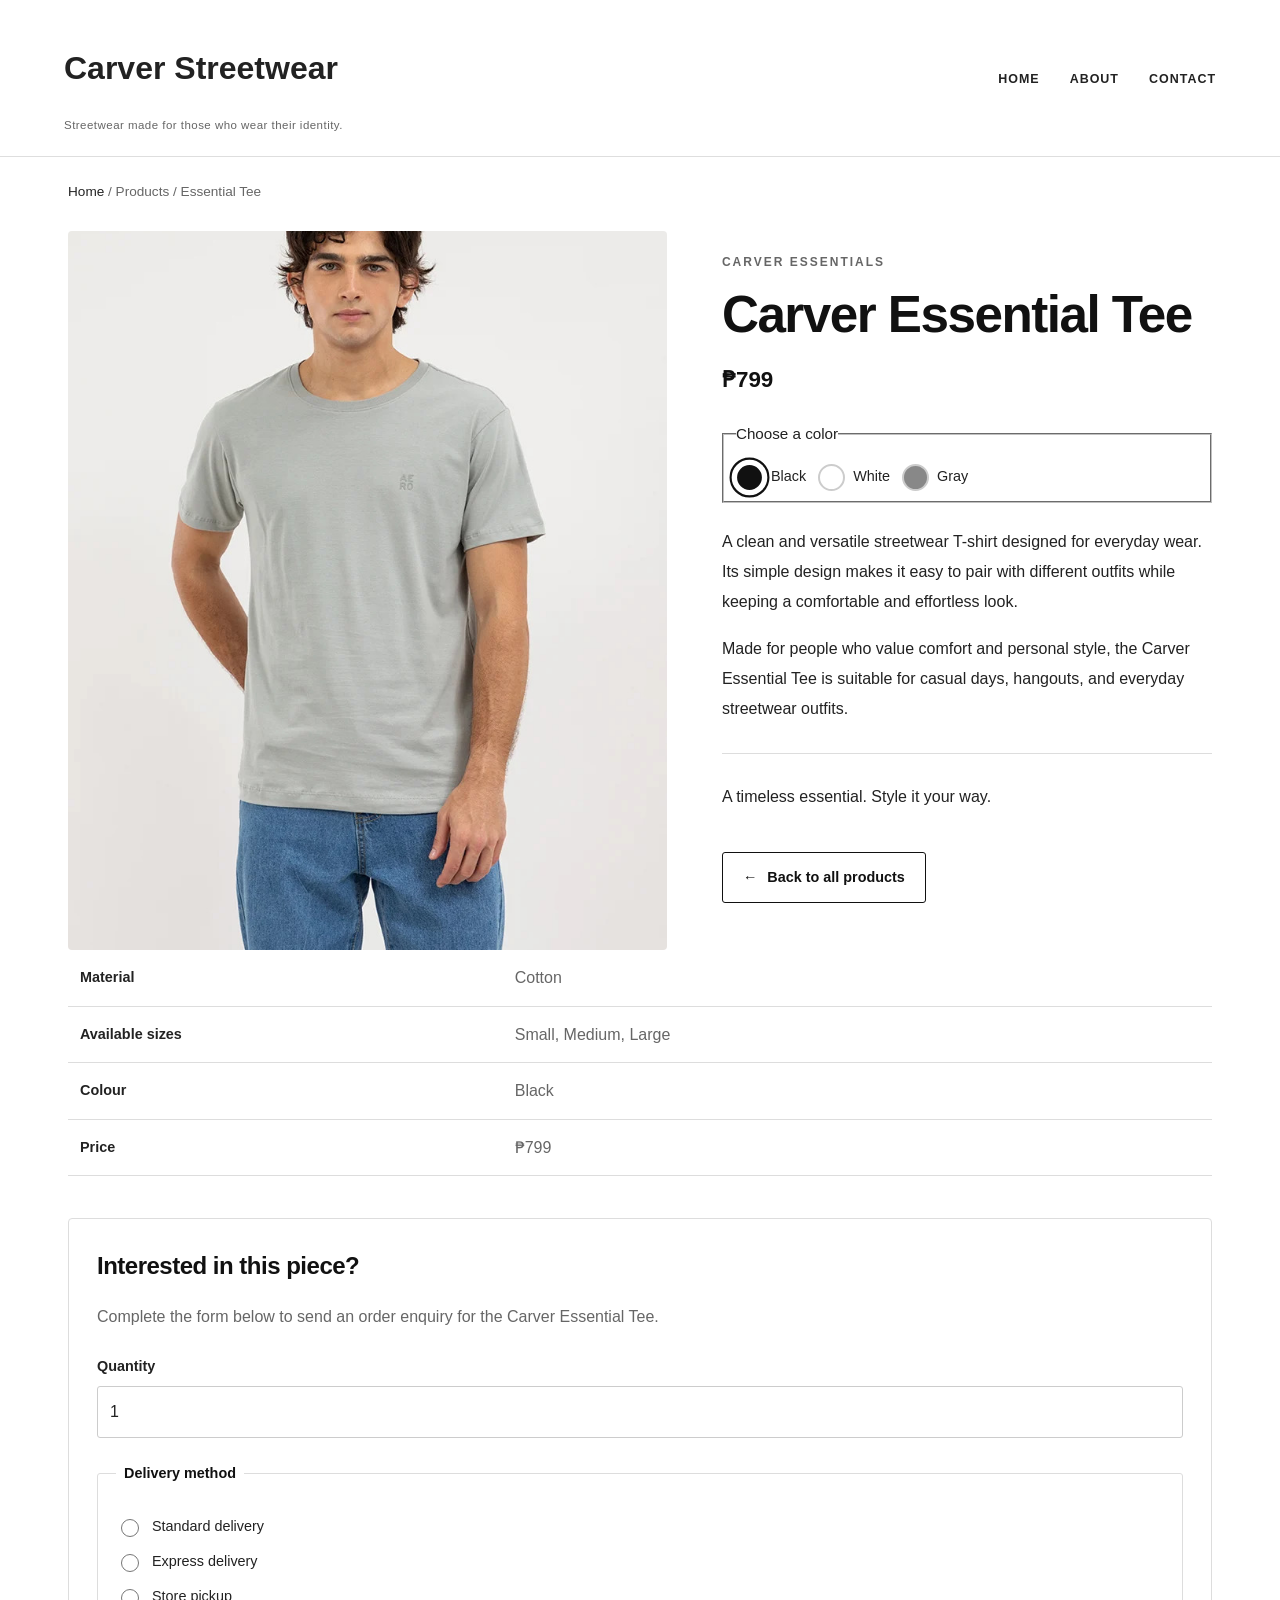
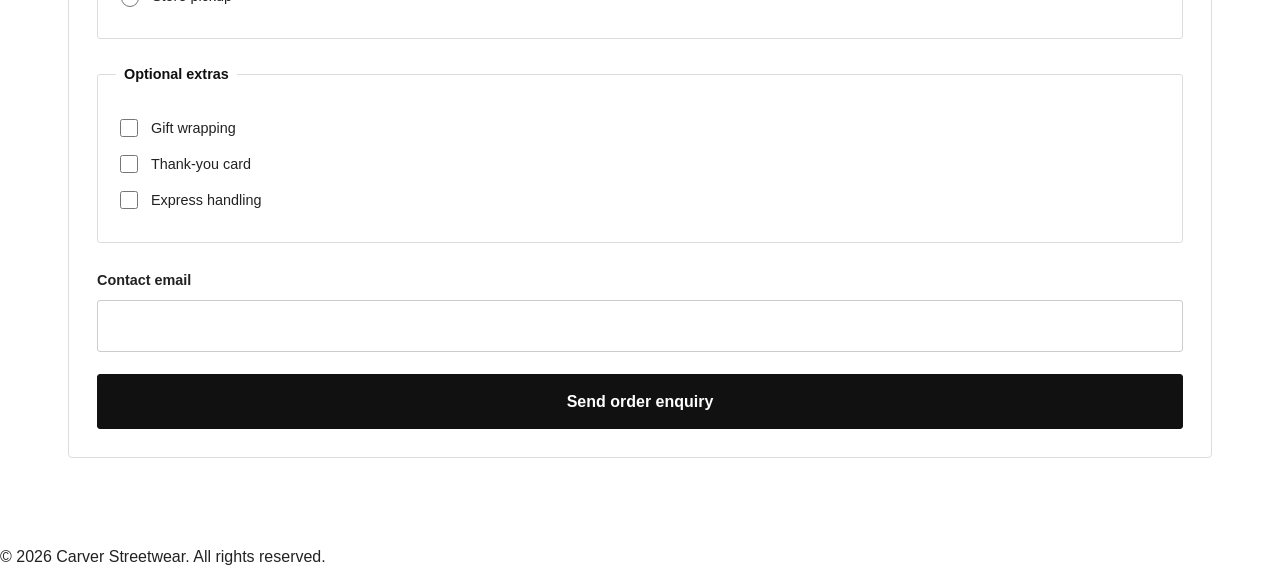
<file: products/carver-essential-tee.html>
<!DOCTYPE html>
<html lang="en">
<head>
    <meta charset="UTF-8">
    <meta name="viewport" content="width=device-width, initial-scale=1.0">
    <meta name="description" content="Discover the Carver Essential Tee, a versatile everyday streetwear essential.">

    <link rel="stylesheet" href="../style.css">
    <title>Carver Essential Tee | Carver Streetwear</title>
</head>
<body>

<header class="site-header">
    <div class="site-branding">
        <h1>Carver Streetwear</h1>
        <p>Streetwear made for those who wear their identity.</p>
    </div>
    <nav>
        <ul>
            <li><a href="../index.html">Home</a></li>
            <li><a href="../about.html">About</a></li>
            <li><a href="../contact.html">Contact</a></li>
        </ul>
    </nav>
</header>

<main class="product-page">
    <div class="product-breadcrumb">
        <a href="../index.html">Home</a> / Products / Essential Tee
    </div>

    <div class="product-layout">
        <div class="product-gallery">
            <img src="../tee.jpg" alt="Carver Essential Tee">
        </div>

        <section class="product-details">
            <p class="product-eyebrow">Carver Essentials</p>
            <h1>Carver Essential Tee</h1>
            <p class="product-price">₱799</p>

            
<fieldset class="product-colors">
    <legend>Choose a color</legend>
    <div class="color-options">
        <label class="color-option">
            <input type="radio" name="tee-color" value="black" checked>
            <span class="color-swatch black"></span>
            Black
        </label>

        <label class="color-option">
            <input type="radio" name="tee-color" value="white">
            <span class="color-swatch white"></span>
            White
        </label>

        <label class="color-option">
            <input type="radio" name="tee-color" value="gray">
            <span class="color-swatch gray"></span>
            Gray
        </label>
    </div>
</fieldset>

            <p class="product-description">
                A clean and versatile streetwear T-shirt designed for everyday
                wear. Its simple design makes it easy to pair with different
                outfits while keeping a comfortable and effortless look.
            </p>

            <p class="product-description">
                Made for people who value comfort and personal style, the
                Carver Essential Tee is suitable for casual days, hangouts,
                and everyday streetwear outfits.
            </p>

            <hr class="product-divider">

            <p class="product-description">
                A timeless essential. Style it your way.
            </p>

            <a class="product-back-link" href="../index.html">
    <span aria-hidden="true">←</span>
    <span>Back to all products</span>
</a>
        </section>
    </div>

    
<table class="product-specifications">
    <tbody>
        <tr>
            <th scope="row">Material</th>
            <td>Cotton</td>
        </tr>
        <tr>
            <th scope="row">Available sizes</th>
            <td>Small, Medium, Large</td>
        </tr>
        <tr>
            <th scope="row">Colour</th>
            <td id="selected-colour">Black</td>
        </tr>
        <tr>
            <th scope="row">Price</th>
            <td>₱799</td>
        </tr>
    </tbody>
</table>

    </section>

    <section class="product-section">
        <div class="order-card">
            <h2>Interested in this piece?</h2>
            <p>
                Complete the form below to send an order enquiry for the
                Carver Essential Tee.
            </p>

            <form class="order-form">
                <p>
                    <label for="quantity">Quantity</label>
                    <input type="number" id="quantity" name="quantity"
                           min="1" max="20" value="1" required>
                </p>

                <fieldset>
                    <legend>Delivery method</legend>
                    <p><input type="radio" id="tee-standard" name="delivery" value="standard" required>
                        <label for="tee-standard">Standard delivery</label></p>
                    <p><input type="radio" id="tee-express" name="delivery" value="express">
                        <label for="tee-express">Express delivery</label></p>
                    <p><input type="radio" id="tee-pickup" name="delivery" value="pickup">
                        <label for="tee-pickup">Store pickup</label></p>
                </fieldset>

                <fieldset>
                    <legend>Optional extras</legend>
                    <p><input type="checkbox" id="tee-gift" name="extras" value="gift-wrapping">
                        <label for="tee-gift">Gift wrapping</label></p>
                    <p><input type="checkbox" id="tee-card" name="extras" value="thank-you-card">
                        <label for="tee-card">Thank-you card</label></p>
                    <p><input type="checkbox" id="tee-handling" name="extras" value="express-handling">
                        <label for="tee-handling">Express handling</label></p>
                </fieldset>

                <p>
                    <label for="tee-email">Contact email</label>
                    <input type="email" id="tee-email" name="contact-email" required>
                </p>

                <button type="submit">Send order enquiry</button>
            </form>
        </div>
    </section>
</main>

<footer>
    <p>&copy; 2026 Carver Streetwear. All rights reserved.</p>
</footer>

</body>
</html>
</file>
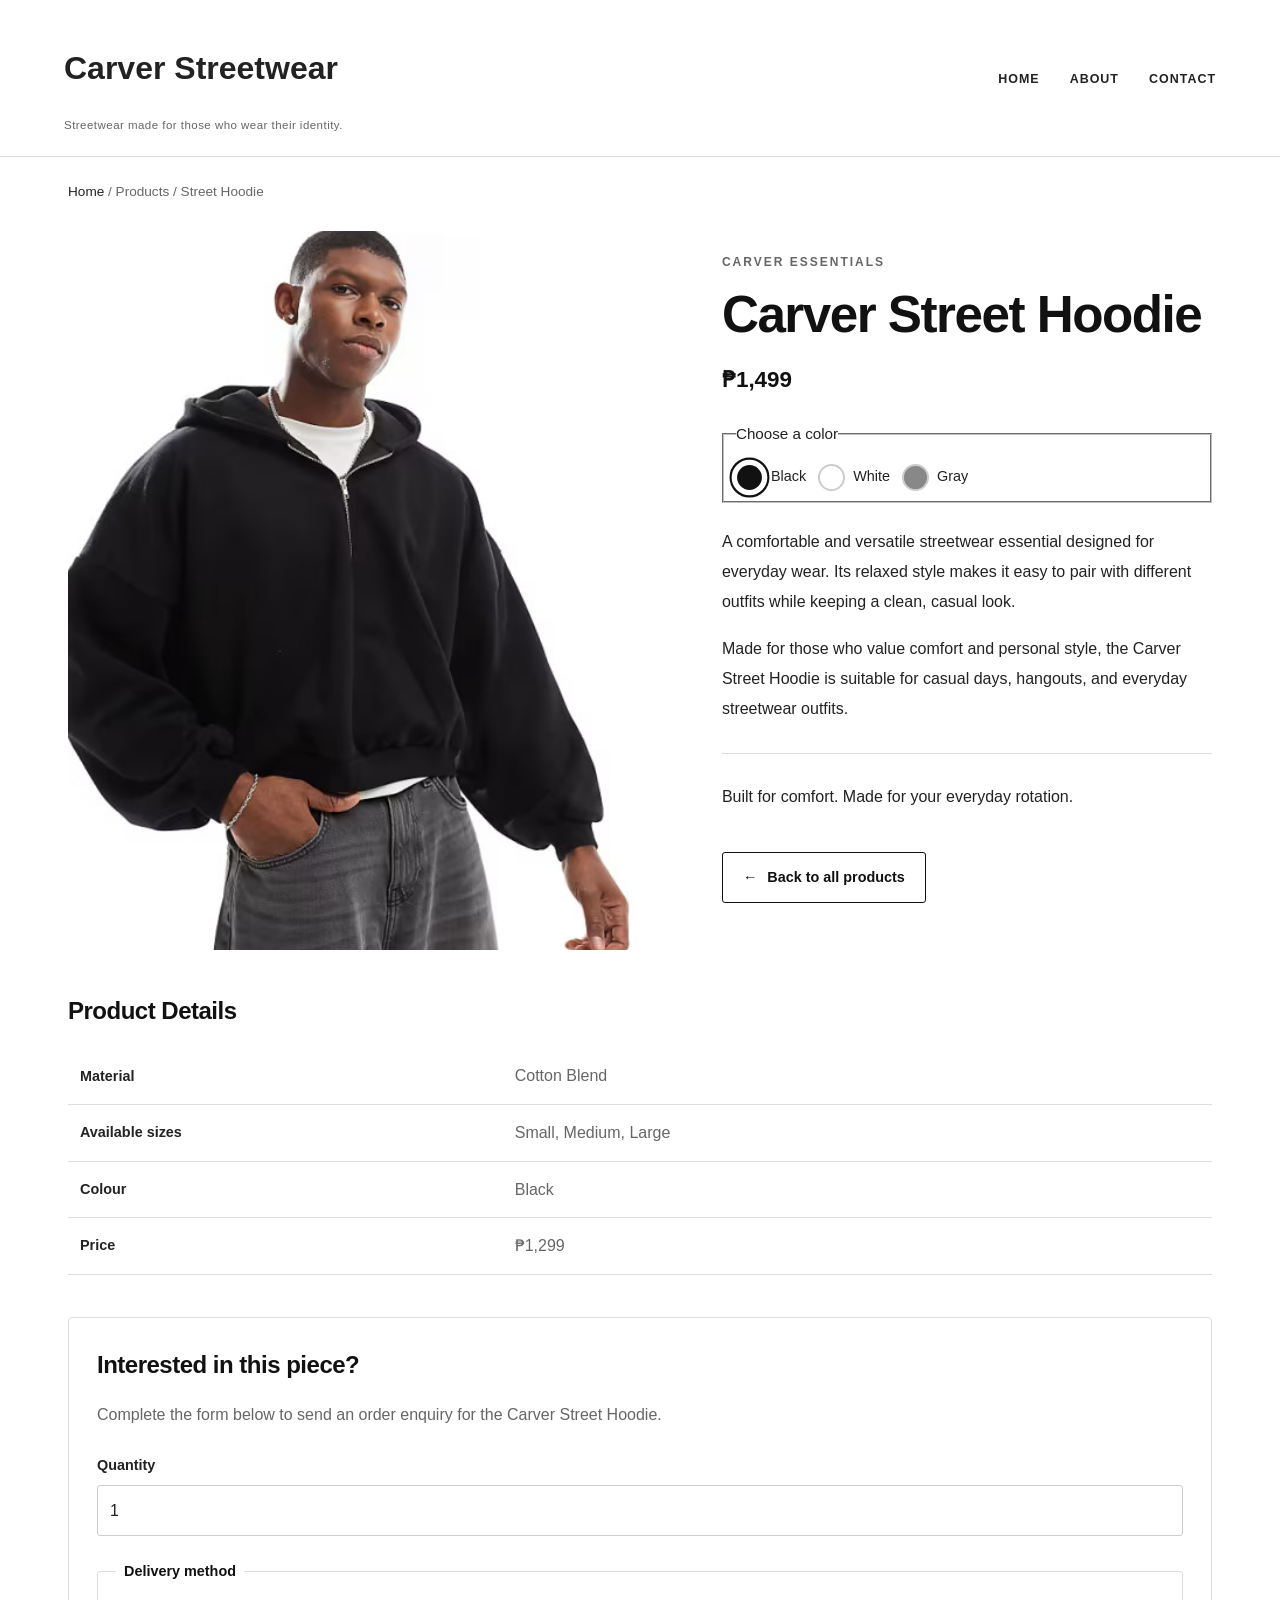
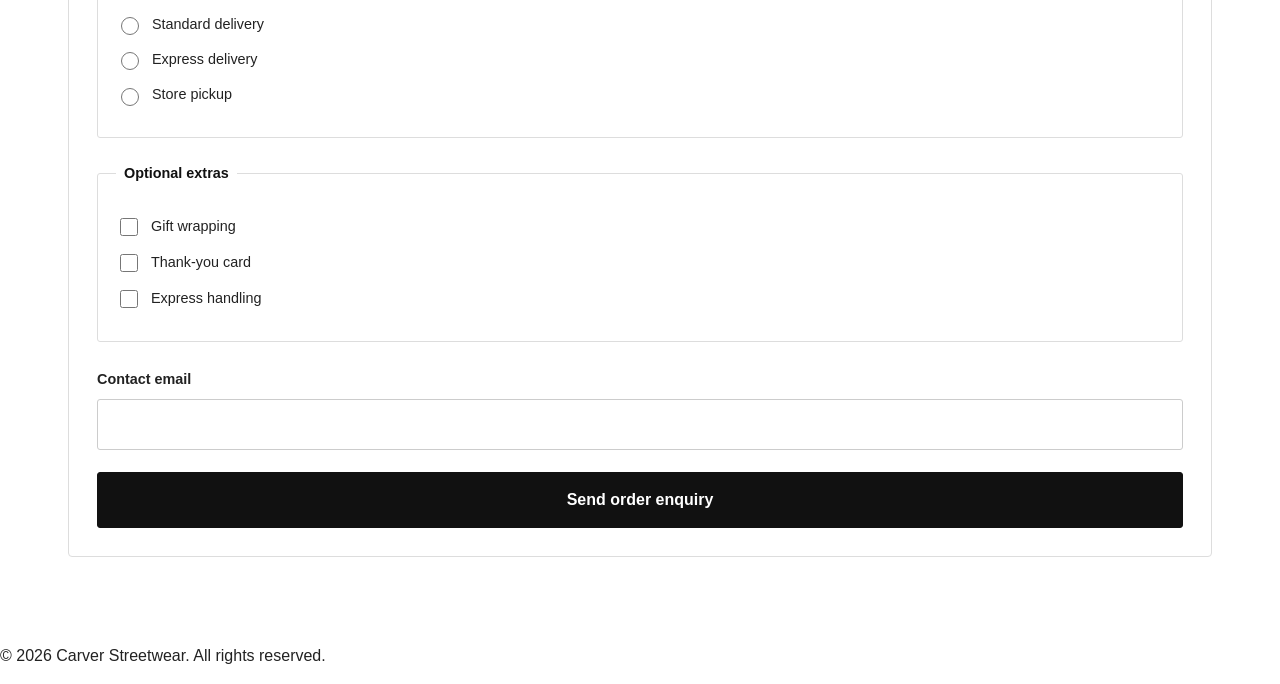
<file: products/carver-street-hoodie.html>
<!DOCTYPE html>
<html lang="en">
<head>
    <meta charset="UTF-8">
    <meta name="viewport" content="width=device-width, initial-scale=1.0">
    <meta name="description" content="Discover the Carver Street Hoodie, a comfortable everyday streetwear essential.">

    <link rel="stylesheet" href="../style.css">
    <title>Carver Street Hoodie | Carver Streetwear</title>
</head>
<body>

<header class="site-header">
    <div class="site-branding">
        <h1>Carver Streetwear</h1>
        <p>Streetwear made for those who wear their identity.</p>
    </div>
    <nav>
        <ul>
            <li><a href="../index.html">Home</a></li>
            <li><a href="../about.html">About</a></li>
            <li><a href="../contact.html">Contact</a></li>
        </ul>
    </nav>
</header>

<main class="product-page">
    <div class="product-breadcrumb">
        <a href="../index.html">Home</a> / Products / Street Hoodie
    </div>

    <div class="product-layout">
        <div class="product-gallery">
            <img src="../hoodie.jpg" alt="Carver Street Hoodie">
        </div>

        <section class="product-details">
            <p class="product-eyebrow">Carver Essentials</p>
            <h1>Carver Street Hoodie</h1>
            <p class="product-price">₱1,499</p>

            
<fieldset class="product-colors">
    <legend>Choose a color</legend>
    <div class="color-options">
        <label class="color-option">
            <input type="radio" name="hoodie-color" value="black" checked>
            <span class="color-swatch black"></span>
            Black
        </label>

        <label class="color-option">
            <input type="radio" name="hoodie-color" value="white">
            <span class="color-swatch white"></span>
            White
        </label>

        <label class="color-option">
            <input type="radio" name="hoodie-color" value="gray">
            <span class="color-swatch gray"></span>
            Gray
        </label>
    </div>
</fieldset>

            <p class="product-description">
                A comfortable and versatile streetwear essential designed
                for everyday wear. Its relaxed style makes it easy to pair
                with different outfits while keeping a clean, casual look.
            </p>

            <p class="product-description">
                Made for those who value comfort and personal style, the
                Carver Street Hoodie is suitable for casual days, hangouts,
                and everyday streetwear outfits.
            </p>

            <hr class="product-divider">

            <p class="product-description">
                Built for comfort. Made for your everyday rotation.
            </p>

            <a class="product-back-link" href="../index.html">
    <span aria-hidden="true">←</span>
    <span>Back to all products</span>
</a>
        </section>
    </div>

    <section class="product-section">
        <h2>Product Details</h2>
        <table class="product-specifications">
            <tr><th>Material</th><td>Cotton Blend</td></tr>
            <tr><th>Available sizes</th><td>Small, Medium, Large</td></tr>
            <tr><th>Colour</th><td>Black</td></tr>
            <tr><th>Price</th><td>₱1,299</td></tr>
        </table>
    </section>

    <section class="product-section">
        <div class="order-card">
            <h2>Interested in this piece?</h2>
            <p>
                Complete the form below to send an order enquiry for the
                Carver Street Hoodie.
            </p>

            <form class="order-form">
                <p>
                    <label for="quantity">Quantity</label>
                    <input type="number" id="quantity" name="quantity"
                           min="1" max="20" value="1" required>
                </p>

                <fieldset>
                    <legend>Delivery method</legend>
                    <p><input type="radio" id="hoodie-standard" name="delivery" value="standard" required>
                        <label for="hoodie-standard">Standard delivery</label></p>
                    <p><input type="radio" id="hoodie-express" name="delivery" value="express">
                        <label for="hoodie-express">Express delivery</label></p>
                    <p><input type="radio" id="hoodie-pickup" name="delivery" value="pickup">
                        <label for="hoodie-pickup">Store pickup</label></p>
                </fieldset>

                <fieldset>
                    <legend>Optional extras</legend>
                    <p><input type="checkbox" id="hoodie-gift" name="extras" value="gift-wrapping">
                        <label for="hoodie-gift">Gift wrapping</label></p>
                    <p><input type="checkbox" id="hoodie-card" name="extras" value="thank-you-card">
                        <label for="hoodie-card">Thank-you card</label></p>
                    <p><input type="checkbox" id="hoodie-handling" name="extras" value="express-handling">
                        <label for="hoodie-handling">Express handling</label></p>
                </fieldset>

                <p>
                    <label for="hoodie-email">Contact email</label>
                    <input type="email" id="hoodie-email" name="contact-email" required>
                </p>

                <button type="submit">Send order enquiry</button>
            </form>
        </div>
    </section>
</main>

<footer>
    <p>&copy; 2026 Carver Streetwear. All rights reserved.</p>
</footer>

</body>
</html>
</file>
<file: style.css>
/* ========================================
   1. VARIABLES AND RESET
======================================== */

:root {
    --brand-color: #111111;
    --dark-ink: #222222;
    --muted-grey: #666666;
    --light-background: #f5f5f5;
    --white: #ffffff;
    --border-color: #dedede;
    --soft-grey: #e9e9e9;
    --page-width: 1280px;
}

* {
    box-sizing: border-box;
}

html {
    scroll-behavior: smooth;
}

body {
    margin: 0;
    font-family: Arial, Helvetica, sans-serif;
    line-height: 1.6;
    color: var(--dark-ink);
    background: var(--white);
}

img {
    display: block;
    max-width: 100%;
    height: auto;
}

a {
    color: inherit;
}

button,
input,
select,
textarea {
    font: inherit;
}

button,
a {
    -webkit-tap-highlight-color: transparent;
}

:focus-visible {
    outline: 3px solid var(--brand-color);
    outline-offset: 4px;
}


/* ========================================
   2. ANNOUNCEMENT AND HEADER
======================================== */

.announcement-bar {
    display: flex;
    justify-content: center;
    align-items: center;
    min-height: 44px;
    padding: 9px 16px;
    background: var(--brand-color);
    color: var(--white);
    text-align: center;
    font-size: 0.68rem;
    font-weight: 700;
    letter-spacing: 0.14em;
}

.site-header {
    display: flex;
    justify-content: space-between;
    align-items: center;
    gap: 24px;
    padding: 22px 5%;
    border-bottom: 1px solid var(--border-color);
    background: var(--white);
}

.site-branding {
    flex-shrink: 0;
}

.logo,
.footer-logo {
    display: inline-block;
    color: var(--brand-color);
    text-decoration: none;
    font-size: 2rem;
    font-weight: 900;
    line-height: 1;
    letter-spacing: -0.08em;
}

.logo span,
.footer-logo span {
    color: var(--muted-grey);
}

.site-branding p {
    margin: 7px 0 0;
    color: var(--muted-grey);
    font-size: 0.72rem;
    letter-spacing: 0.04em;
}

.site-header nav {
    margin: 0;
}

.site-header nav ul {
    display: flex;
    align-items: center;
    gap: 30px;
    padding: 0;
    margin: 0;
    list-style: none;
}

.site-header nav li {
    margin: 0;
}

.site-header nav a {
    padding: 8px 0;
    color: var(--dark-ink);
    text-decoration: none;
    font-size: 0.78rem;
    font-weight: 700;
    text-transform: uppercase;
    letter-spacing: 0.08em;
}

.site-header nav a:hover,
.site-header nav a.active {
    text-decoration: underline;
    text-underline-offset: 6px;
}


/* ========================================
   3. SHARED TYPOGRAPHY AND BUTTONS
======================================== */

main {
    width: 100%;
    max-width: var(--page-width);
    margin: 0 auto;
}

.eyebrow {
    margin: 0 0 14px;
    color: var(--muted-grey);
    font-size: 0.7rem;
    font-weight: 700;
    letter-spacing: 0.16em;
    text-transform: uppercase;
}

.button {
    display: inline-flex;
    align-items: center;
    justify-content: center;
    min-height: 48px;
    padding: 13px 22px;
    border: 1px solid var(--brand-color);
    border-radius: 0;
    text-align: center;
    text-decoration: none;
    font-size: 0.72rem;
    font-weight: 700;
    letter-spacing: 0.08em;
    cursor: pointer;
    transition: background-color 0.2s ease, color 0.2s ease;
}

.button-light {
    background: var(--white);
    color: var(--brand-color);
}

.button-light:hover {
    background: var(--soft-grey);
}

.button-dark {
    background: var(--brand-color);
    color: var(--white);
}

.button-dark:hover {
    background: #333333;
}

.section-block,
.category-section,
.values-section {
    padding: 85px 5%;
}

.section-heading {
    display: flex;
    justify-content: space-between;
    align-items: end;
    gap: 24px;
    margin-bottom: 32px;
}

.section-heading h2 {
    margin: 0;
    font-size: clamp(1.6rem, 3vw, 2.5rem);
    line-height: 1.1;
    letter-spacing: -0.06em;
}

.section-note {
    max-width: 260px;
    margin: 0;
    color: var(--muted-grey);
    font-size: 0.85rem;
}


/* ========================================
   4. HOMEPAGE HERO
======================================== */

.hero {
    display: grid;
    grid-template-columns: 1fr 0.9fr;
    align-items: stretch;
    min-height: 570px;
    background: var(--brand-color);
    color: var(--white);
}

.hero-copy {
    display: flex;
    flex-direction: column;
    align-items: flex-start;
    justify-content: center;
    padding: 70px 8%;
}

.hero-copy .eyebrow {
    color: #c5c5c5;
}

.hero h1,
.about-hero h1,
.contact-hero h1 {
    margin: 0;
    font-size: clamp(3.2rem, 7vw, 6.5rem);
    font-weight: 900;
    line-height: 0.91;
    letter-spacing: -0.09em;
}

.hero h1 span,
.about-hero h1 span,
.contact-hero h1 span {
    color: #b8b8b8;
}

.hero-description {
    max-width: 410px;
    margin: 26px 0 30px;
    color: #dedede;
    font-size: 0.95rem;
}

.hero-image {
    position: relative;
    min-height: 420px;
    overflow: hidden;
    background: #d9d9d9;
}

.hero-image img {
    width: 100%;
    height: 100%;
    min-height: 420px;
    object-fit: cover;
}

.image-label {
    position: absolute;
    right: 16px;
    bottom: 16px;
    padding: 8px 10px;
    background: var(--white);
    color: var(--brand-color);
    font-size: 0.62rem;
    font-weight: 700;
    letter-spacing: 0.08em;
}

.intro-strip {
    display: flex;
    justify-content: space-around;
    align-items: center;
    flex-wrap: wrap;
    gap: 12px 24px;
    padding: 22px 5%;
    border-bottom: 1px solid var(--border-color);
}

.intro-strip p {
    margin: 0;
    font-size: 0.68rem;
    font-weight: 700;
    letter-spacing: 0.12em;
}


/* ========================================
   5. PRODUCT CARDS
======================================== */


.product-grid {
    display: flex;
    flex-wrap: wrap;
    gap: 24px;
}


.product-card {
    min-width: 0;
    flex: 1 1 240px;
    padding: 0;
    margin: 0;
    border: 1px solid var(--border-color);
    background: var(--white);
}



/* Clickable product image */

.product-image-link {
    display: block;
    color: inherit;
    text-decoration: none;
}

.product-image {
    position: relative;
    display: block;
    overflow: hidden;
    aspect-ratio: 4 / 5;
    background: var(--light-background);
}

.product-image img {
    display: block;
    width: 100%;
    height: 100%;
    object-fit: cover;
    transition: transform 0.4s ease;
}

/* Product image zoom */

.product-image-link:hover .product-image img,
.product-image-link:focus-visible .product-image img {
    transform: scale(1.04);
}

/* Product number or label */

.product-number,
.product-tag {
    position: absolute;
    top: 12px;
    left: 12px;
    z-index: 3;
    max-width: calc(100% - 24px);
    padding: 6px 9px;
    background: var(--white);
    color: var(--brand-color);
    font-size: 0.62rem;
    font-weight: 700;
    letter-spacing: 0.05em;
}

/* Dark overlay appears on hover */

.product-image::after {
    content: "";
    position: absolute;
    inset: 0;
    z-index: 1;
    background: rgba(0, 0, 0, 0.25);
    opacity: 0;
    pointer-events: none;
    transition: opacity 0.3s ease;
}

.product-image-link:hover .product-image::after,
.product-image-link:focus-visible .product-image::after {
    opacity: 1;
}

/* Centered VIEW PRODUCT button */

.product-view {
    position: absolute;
    top: 50%;
    left: 50%;
    z-index: 2;
    padding: 12px 20px;
    border: 1px solid var(--white);
    background: var(--white);
    color: var(--brand-color);
    font-size: 0.8rem;
    font-weight: 700;
    letter-spacing: 1px;
    text-align: center;
    white-space: nowrap;
    opacity: 0;
    pointer-events: none;
    transform: translate(-50%, calc(-50% + 8px));
    transition:
        opacity 0.3s ease,
        transform 0.3s ease;
}

.product-image-link:hover .product-view,
.product-image-link:focus-visible .product-view {
    opacity: 1;
    transform: translate(-50%, -50%);
}

.product-info {
    display: flex;
    justify-content: space-between;
    align-items: flex-start;
    gap: 12px;
    padding: 18px 16px 8px;
}

.product-info h3 {
    margin: 0;
    color: var(--brand-color);
    font-size: 1rem;
    line-height: 1.3;
}

.product-info p {
    margin: 6px 0 0;
    color: var(--muted-grey);
    font-size: 0.76rem;
}

.price {
    flex-shrink: 0;
    color: var(--brand-color);
    font-size: 0.88rem;
    font-weight: 700;
}

.text-link {
    display: inline-block;
    margin: 10px 16px 18px;
    color: var(--brand-color);
    font-size: 0.68rem;
    font-weight: 700;
    letter-spacing: 0.08em;
    text-decoration: underline;
    text-underline-offset: 4px;
}

/* Keep VIEW PRODUCT visible on touch devices */

@media (hover: none) {
    .product-view {
        top: auto;
        right: 12px;
        bottom: 12px;
        left: 12px;
        padding: 13px;
        border: none;
        background: var(--brand-color);
        color: var(--white);
        white-space: normal;
        opacity: 1;
        transform: none;
    }

    .product-image::after {
        display: none;
    }
}


/* ========================================
   6. STATEMENT AND CATEGORY SECTIONS
======================================== */

.statement-section {
    display: flex;
    flex-direction: column;
    align-items: center;
    justify-content: center;
    min-height: 380px;
    padding: 60px 20px;
    background: var(--soft-grey);
    text-align: center;
}

.statement-section h2,
.about-cta h2 {
    margin: 0;
    color: var(--brand-color);
    font-size: clamp(2.8rem, 6vw, 5rem);
    font-weight: 900;
    line-height: 0.95;
    letter-spacing: -0.08em;
}

.statement-section > p:not(.eyebrow) {
    margin: 20px 0 26px;
    color: var(--muted-grey);
}

.category-grid {
    display: grid;
    grid-template-columns: repeat(3, minmax(0, 1fr));
    gap: 16px;
}

.category-tile {
    display: flex;
    flex-direction: column;
    justify-content: space-between;
    min-height: 210px;
    padding: 24px;
    background: var(--brand-color);
    color: var(--white);
    text-decoration: none;
    transition: background-color 0.2s ease;
}

.category-tile:hover {
    background: #333333;
}

.category-tile > span {
    color: #b8b8b8;
    font-size: 0.7rem;
}

.category-tile h3 {
    margin: 20px 0 8px;
    font-size: 1.8rem;
    line-height: 1;
    letter-spacing: -0.05em;
}

.category-tile p {
    margin: 0;
    font-size: 0.66rem;
    font-weight: 700;
    letter-spacing: 0.06em;
}


/* ========================================
   7. ABOUT PAGE
======================================== */

.about-hero {
    display: flex;
    flex-direction: column;
    align-items: center;
    justify-content: center;
    min-height: 440px;
    padding: 70px 8%;
    background: var(--light-background);
    text-align: center;
}

.about-hero h1,
.contact-hero h1 {
    color: var(--brand-color);
}

.about-hero > p:last-child {
    max-width: 650px;
    margin: 26px 0 0;
    color: var(--muted-grey);
}

.about-feature {
    display: grid;
    grid-template-columns: 1fr 1fr;
    align-items: center;
    gap: 60px;
    padding: 85px 7%;
}

.about-image {
    overflow: hidden;
    background: var(--light-background);
}

.about-image img {
    width: 100%;
    max-height: 560px;
    object-fit: cover;
}

.about-copy h2,
.contact-info h2 {
    margin: 0 0 22px;
    color: var(--brand-color);
    font-size: clamp(2.5rem, 4.5vw, 4.5rem);
    font-weight: 900;
    line-height: 0.95;
    letter-spacing: -0.08em;
}

.about-copy > p:not(.eyebrow) {
    color: var(--muted-grey);
    font-size: 0.94rem;
}

.values-section {
    background: var(--light-background);
}

.values-grid {
    display: grid;
    grid-template-columns: repeat(3, minmax(0, 1fr));
    gap: 18px;
}

.value-card {
    padding: 28px 22px;
    border: 1px solid var(--border-color);
    background: var(--white);
}

.value-card > span {
    color: var(--muted-grey);
    font-size: 0.7rem;
    font-weight: 700;
}

.value-card h3 {
    margin: 28px 0 12px;
    font-size: 1.15rem;
    letter-spacing: -0.03em;
}

.value-card p {
    margin: 0;
    color: var(--muted-grey);
    font-size: 0.88rem;
}

.about-cta {
    display: flex;
    flex-direction: column;
    align-items: center;
    justify-content: center;
    min-height: 350px;
    padding: 60px 20px;
    background: var(--brand-color);
    text-align: center;
}

.about-cta .eyebrow {
    color: #cccccc;
}

.about-cta h2 {
    margin-bottom: 28px;
    color: var(--white);
}


/* ========================================
   8. CONTACT PAGE
======================================== */

.contact-hero {
    padding: 70px 8% 60px;
    background: var(--light-background);
    text-align: center;
}

.contact-hero > p:last-child {
    max-width: 570px;
    margin: 24px auto 0;
    color: var(--muted-grey);
}

.contact-layout {
    display: grid;
    grid-template-columns: 0.85fr 1.15fr;
    gap: 60px;
    padding: 80px 7%;
}

.contact-info > p:not(.eyebrow) {
    color: var(--muted-grey);
    font-size: 0.94rem;
}

.contact-note {
    margin-top: 36px;
    padding-top: 20px;
    border-top: 1px solid var(--border-color);
}

.contact-note span {
    font-size: 0.72rem;
    font-weight: 700;
    letter-spacing: 0.1em;
}

.contact-note p {
    color: var(--muted-grey);
    font-size: 0.85rem;
}

.contact-form fieldset {
    min-width: 0;
    padding: 26px;
    margin: 0;
    border: 1px solid var(--border-color);
    border-radius: 0;
}

.contact-form legend {
    padding: 0 10px;
    color: var(--brand-color);
    font-size: 0.72rem;
    font-weight: 700;
    letter-spacing: 0.1em;
}

.form-field {
    display: flex;
    flex-direction: column;
    gap: 7px;
    margin-bottom: 20px;
}

.form-field label {
    color: var(--dark-ink);
    font-size: 0.8rem;
    font-weight: 700;
}

.form-field input,
.form-field select,
.form-field textarea {
    width: 100%;
    min-height: 46px;
    padding: 12px;
    border: 1px solid #999999;
    border-radius: 0;
    background: var(--white);
    color: var(--dark-ink);
}

.form-field textarea {
    min-height: 150px;
    resize: vertical;
}

.form-field input:focus,
.form-field select:focus,
.form-field textarea:focus {
    outline: 3px solid var(--brand-color);
    outline-offset: 2px;
}

.submit-button {
    width: 100%;
}


/* ========================================
   9. FOOTER
======================================== */

.site-footer {
    padding: 50px 5% 24px;
    background: var(--brand-color);
    color: var(--white);
    text-align: center;
}

.footer-logo {
    color: var(--white);
}

.footer-logo span {
    color: #b8b8b8;
}

.site-footer > p:not(.copyright) {
    color: #dedede;
    font-size: 0.82rem;
}

.footer-links {
    display: flex;
    justify-content: center;
    flex-wrap: wrap;
    gap: 24px;
    margin: 26px 0;
}

.footer-links a {
    color: var(--white);
    font-size: 0.72rem;
    text-decoration: none;
}

.footer-links a:hover {
    text-decoration: underline;
    text-underline-offset: 4px;
}

.copyright {
    padding-top: 22px;
    margin: 0;
    border-top: 1px solid #444444;
    color: #cccccc;
    font-size: 0.7rem;
}


/* ========================================
   10. PRIVACY POLICY POPUP
======================================== */

.privacy-overlay[hidden] {
    display: none;
}

.privacy-overlay {
    position: fixed;
    inset: 0;
    z-index: 1000;
    display: flex;
    align-items: center;
    justify-content: center;
    padding: 20px;
    background: rgb(0 0 0 / 72%);
}

.privacy-modal {
    width: 100%;
    max-width: 560px;
    max-height: 85vh;
    overflow-y: auto;
    padding: 30px;
    background: var(--white);
    color: var(--dark-ink);
    box-shadow: 0 20px 60px rgb(0 0 0 / 25%);
}

.privacy-modal h2 {
    margin: 0;
    color: var(--brand-color);
    font-size: 2rem;
    line-height: 1.1;
    letter-spacing: -0.06em;
}

.privacy-updated {
    margin: 10px 0 22px;
    color: var(--muted-grey);
    font-size: 0.75rem;
}

.privacy-content {
    padding: 18px 0;
    border-top: 1px solid var(--border-color);
    border-bottom: 1px solid var(--border-color);
}

.privacy-content h3 {
    margin: 16px 0 5px;
    font-size: 0.88rem;
}

.privacy-content h3:first-child {
    margin-top: 0;
}

.privacy-content p {
    margin: 0;
    color: var(--muted-grey);
    font-size: 0.8rem;
}

.privacy-accept {
    width: 100%;
    margin-top: 20px;
}

.privacy-close {
    display: block;
    margin: 12px auto 0;
    padding: 6px;
    border: 0;
    background: transparent;
    color: var(--muted-grey);
    font-size: 0.75rem;
    text-decoration: underline;
    cursor: pointer;
}


/* ========================================
   11. PRODUCT DETAIL PAGES
======================================== */

.product-page {
    max-width: 1200px;
    margin: 0 auto;
    padding: 24px 28px 70px;
}

.product-breadcrumb {
    margin-bottom: 28px;
    color: var(--muted-grey);
    font-size: 0.85rem;
}

.product-breadcrumb a {
    color: var(--dark-ink);
    text-decoration: none;
}

.product-breadcrumb a:hover {
    text-decoration: underline;
}

.product-layout {
    display: grid;
    grid-template-columns: minmax(0, 1.1fr) minmax(0, 0.9fr);
    gap: 55px;
    align-items: start;
}

.product-gallery {
    overflow: hidden;
    border-radius: 4px;
    background-color: #eeeeee;
}

.product-gallery img {
    display: block;
    width: 100%;
    aspect-ratio: 5 / 6;
    object-fit: cover;
    transition: transform 0.4s ease;
}

.product-gallery:hover img {
    transform: scale(1.03);
}

.product-details {
    padding: 10px 0;
}

.product-eyebrow {
    margin-bottom: 14px;
    color: var(--muted-grey);
    text-transform: uppercase;
    letter-spacing: 2px;
    font-size: 0.75rem;
    font-weight: bold;
}

.product-details h1 {
    margin: 0 0 18px;
    color: var(--brand-color);
    font-size: clamp(2rem, 4vw, 3.2rem);
    line-height: 1.12;
    letter-spacing: -1.5px;
}

.product-price {
    margin: 0 0 24px;
    color: var(--brand-color);
    font-size: 1.4rem;
    font-weight: bold;
}

.product-description {
    margin-bottom: 16px;
    color: var(--dark-ink);
    line-height: 1.9;
}

.product-divider {
    margin: 28px 0;
    border: 0;
    border-top: 1px solid #dddddd;
}

.product-section {
    margin-top: 42px;
}

.product-section h2 {
    margin: 0 0 18px;
    color: var(--brand-color);
    font-size: 1.5rem;
    letter-spacing: -0.5px;
}

.product-specifications {
    width: 100%;
    border-collapse: collapse;
    background-color: var(--white);
}

.product-specifications th,
.product-specifications td {
    padding: 15px 12px;
    border: none;
    border-bottom: 1px solid #dddddd;
    text-align: left;
}

.product-specifications th {
    width: 38%;
    color: var(--dark-ink);
    font-size: 0.9rem;
}

.product-specifications td {
    color: var(--muted-grey);
}

.order-card {
    padding: 28px;
    border: 1px solid #dddddd;
    border-radius: 4px;
    background-color: var(--white);
}

.order-card > p {
    margin-bottom: 24px;
    color: var(--muted-grey);
}

.order-form > p {
    margin-bottom: 22px;
}

.order-form label {
    display: inline-block;
    margin-bottom: 8px;
    font-size: 0.9rem;
    font-weight: bold;
}

.order-form input[type="number"],
.order-form input[type="email"] {
    display: block;
    width: 100%;
    min-height: 46px;
    padding: 12px;
    border: 1px solid #cccccc;
    border-radius: 3px;
    background-color: var(--white);
    color: var(--dark-ink);
    font: inherit;
}

.order-form fieldset {
    margin: 24px 0;
    padding: 18px;
    border: 1px solid #dddddd;
    border-radius: 3px;
}

.order-form legend {
    padding: 0 8px;
    color: var(--brand-color);
    font-size: 0.9rem;
    font-weight: bold;
}

.order-form fieldset p {
    display: flex;
    align-items: center;
    gap: 10px;
    margin: 12px 0;
}

.order-form fieldset label {
    margin: 0;
    font-weight: normal;
}

.order-form input[type="radio"],
.order-form input[type="checkbox"] {
    width: 18px;
    height: 18px;
    flex-shrink: 0;
    accent-color: var(--brand-color);
}

.order-form button[type="submit"] {
    width: 100%;
    min-height: 50px;
    padding: 14px 20px;
    border: 1px solid var(--brand-color);
    border-radius: 3px;
    background-color: var(--brand-color);
    color: var(--white);
    font: inherit;
    font-weight: bold;
    cursor: pointer;
    transition: background-color 0.2s, color 0.2s;
}

.order-form button[type="submit"]:hover {
    background-color: var(--white);
    color: var(--brand-color);
}

.order-form input:focus-visible,
.order-form button:focus-visible {
    outline: 3px solid var(--brand-color);
    outline-offset: 3px;
}

.product-back-link {
    display: inline-flex;
    align-items: center;
    justify-content: center;
    gap: 10px;
    margin-top: 24px;
    padding: 13px 20px;
    border: 1px solid var(--brand-color);
    border-radius: 3px;
    background-color: transparent;
    color: var(--brand-color);
    font-size: 0.9rem;
    font-weight: bold;
    text-decoration: none;
    transition: background-color 0.2s, color 0.2s;
}

.product-back-link:hover {
    background-color: var(--brand-color);
    color: var(--white);
}

.product-back-link:focus-visible {
    outline: 3px solid var(--brand-color);
    outline-offset: 4px;
}


/* ========================================
   12. PRODUCT COLOR SELECTOR
======================================== */

.product-colors {
    margin: 24px 0;
}

.product-colors legend {
    padding: 0;
    margin-bottom: 12px;
    font-size: 0.95rem;
}

.color-options {
    display: flex;
    flex-wrap: wrap;
    gap: 12px;
}

.color-option {
    display: inline-flex;
    align-items: center;
    gap: 8px;
    cursor: pointer;
    font-size: 0.9rem;
}

.color-option input {
    position: absolute;
    width: 1px;
    height: 1px;
    opacity: 0;
}

.color-swatch {
    display: inline-block;
    width: 27px;
    height: 27px;
    border: 2px solid #cccccc;
    border-radius: 50%;
    outline: 2px solid transparent;
    outline-offset: 3px;
    transition: outline-color 0.2s, transform 0.2s;
}

.color-swatch.black {
    background-color: #111111;
}

.color-swatch.white {
    background-color: #ffffff;
}

.color-swatch.gray {
    background-color: #888888;
}

.color-option input:checked + .color-swatch {
    outline-color: var(--brand-color);
    border-color: var(--white);
    transform: scale(1.08);
}

.color-option input:focus-visible + .color-swatch {
    outline-color: #555555;
}

.color-option:hover .color-swatch {
    transform: scale(1.08);
}


/* ========================================
   13. CART AND STORE POLICY PAGES
======================================== */

.store-page {
    width: min(1100px, calc(100% - 40px));
    min-height: 55vh;
    margin: 0 auto;
    padding: 70px 0 100px;
}

.store-page h1 {
    margin: 12px 0;
    font-size: clamp(2rem, 5vw, 3.5rem);
    letter-spacing: -1.5px;
}

.store-intro {
    color: var(--muted-grey);
    line-height: 1.8;
}

.cart-demo {
    margin-top: 40px;
    padding: 55px 25px;
    border: 1px solid var(--border-color);
    text-align: center;
}

.cart-demo h2 {
    margin-bottom: 14px;
    font-size: 1.5rem;
}

.cart-demo p {
    max-width: 540px;
    margin: 0 auto 25px;
    color: var(--muted-grey);
    line-height: 1.8;
}


/* ========================================
   14. RESPONSIVE DESIGN
======================================== */

@media (max-width: 800px) {
    .hero {
        grid-template-columns: 1fr 0.8fr;
        min-height: 460px;
    }

    .hero-copy {
        padding: 45px 7%;
    }

    .product-grid {
        grid-template-columns: repeat(2, minmax(0, 1fr));
    }

    .about-feature,
    .contact-layout {
        gap: 32px;
        padding: 60px 5%;
    }

    .values-grid {
        grid-template-columns: 1fr;
    }

    .product-layout {
        gap: 32px;
    }
}

@media (max-width: 760px) {
    .product-page {
        padding: 20px 18px 45px;
    }

    .product-layout {
        grid-template-columns: 1fr;
        gap: 28px;
    }

    .product-details {
        padding-top: 0;
    }

    .product-details h1 {
        font-size: 2.2rem;
    }

    .product-section {
        margin-top: 32px;
    }

    .order-card {
        padding: 20px;
    }
}

 @media (max-width: 600px) {
    .announcement-bar {
        font-size: 0.58rem;
        letter-spacing: 0.08em;
    }

@media (max-width: 600px) {
    .site-header {
        flex-direction: row;
        justify-content: space-between;
        align-items: center;
        gap: 12px;
        padding: 16px 5%;
    }

    .site-branding {
        min-width: 0;
    }

    .site-header nav {
        width: auto;
    }

    .site-header nav ul {
        flex-wrap: wrap;
        justify-content: flex-end;
        gap: 8px 14px;
    }

    .site-header nav a {
        font-size: 0.7rem;
    }
}

    .hero {
    grid-template-columns: 1fr;
}

    .hero-copy {
        min-height: 390px;
        padding: 48px 24px;
    }

    .hero-image {
    min-height: 0;
    height: 320px;
}

.hero-image img {
    width: 100%;
    height: 100%;
    min-height: 0;
    max-height: none;
    object-fit: cover;
}

    .intro-strip {
        justify-content: center;
        padding: 18px;
    }

    .intro-strip p {
        font-size: 0.6rem;
    }

    .section-block,
    .category-section,
    .values-section {
        padding: 55px 20px;
    }

    .section-heading {
        flex-direction: column;
        align-items: flex-start;
    }

    .product-grid {
        grid-template-columns: 1fr;
        gap: 22px;
    }

    .product-image {
        aspect-ratio: 4 / 4.5;
    }

    .category-grid {
        grid-template-columns: 1fr;
    }

    .category-tile {
        min-height: 170px;
    }

    .about-hero {
        min-height: 360px;
        padding: 55px 20px;
    }

    .about-feature,
    .contact-layout {
        grid-template-columns: 1fr;
        gap: 30px;
        padding: 55px 20px;
    }

    .about-copy h2,
    .contact-info h2 {
        font-size: 3rem;
    }

    .contact-hero {
        padding: 55px 20px;
    }

    .contact-form fieldset {
        padding: 20px 16px;
    }

    .privacy-modal {
        padding: 22px;
    }

    .privacy-modal h2 {
        font-size: 1.7rem;
    }

    .footer-links {
        gap: 16px;
    }

    .store-page {
        padding: 45px 0 65px;
    }

    .cart-demo {
        padding: 35px 18px;
    }
}


/* VIEW PRODUCT — HOVER EFFECT */
.product-image {
    position: relative;
    display: block;
    overflow: hidden;
}

.product-image img {
    display: block;
    width: 100%;
    transition: transform 0.4s ease;
}

.product-image:hover img {
    transform: scale(1.04);
}

.product-image::after {
    content: "";
    position: absolute;
    inset: 0;
    background: rgba(0, 0, 0, 0.25);
    opacity: 0;
    transition: opacity 0.3s ease;
    pointer-events: none;
}

.product-image:hover::after,
.product-image:focus-visible::after {
    opacity: 1;
}

.product-view {
    position: absolute;
    top: 50%;
    left: 50%;
    z-index: 2;
    padding: 12px 20px;
    background: #fff;
    color: #111;
    border: 1px solid #fff;
    font-size: 11px;
    font-weight: 700;
    letter-spacing: 1.5px;
    white-space: nowrap;
    opacity: 0;
    visibility: hidden;
    transform: translate(-50%, calc(-50% + 8px));
    transition:
        opacity 0.3s ease,
        transform 0.3s ease,
        visibility 0.3s ease;
    pointer-events: none;
}

.product-image:hover .product-view,
.product-image:focus-visible .product-view {
    opacity: 1;
    visibility: visible;
    transform: translate(-50%, -50%);
}

/* Keep the button visible on touchscreens */
@media (hover: none) {
    .product-image::after {
        display: none;
    }

    .product-view {
        top: auto;
        right: 10px;
        bottom: 10px;
        left: 10px;
        padding: 12px;
        background: #111;
        color: #fff;
        border-color: #111;
        text-align: center;
        white-space: normal;
        opacity: 1;
        visibility: visible;
        transform: none;
    }
}
</file>
